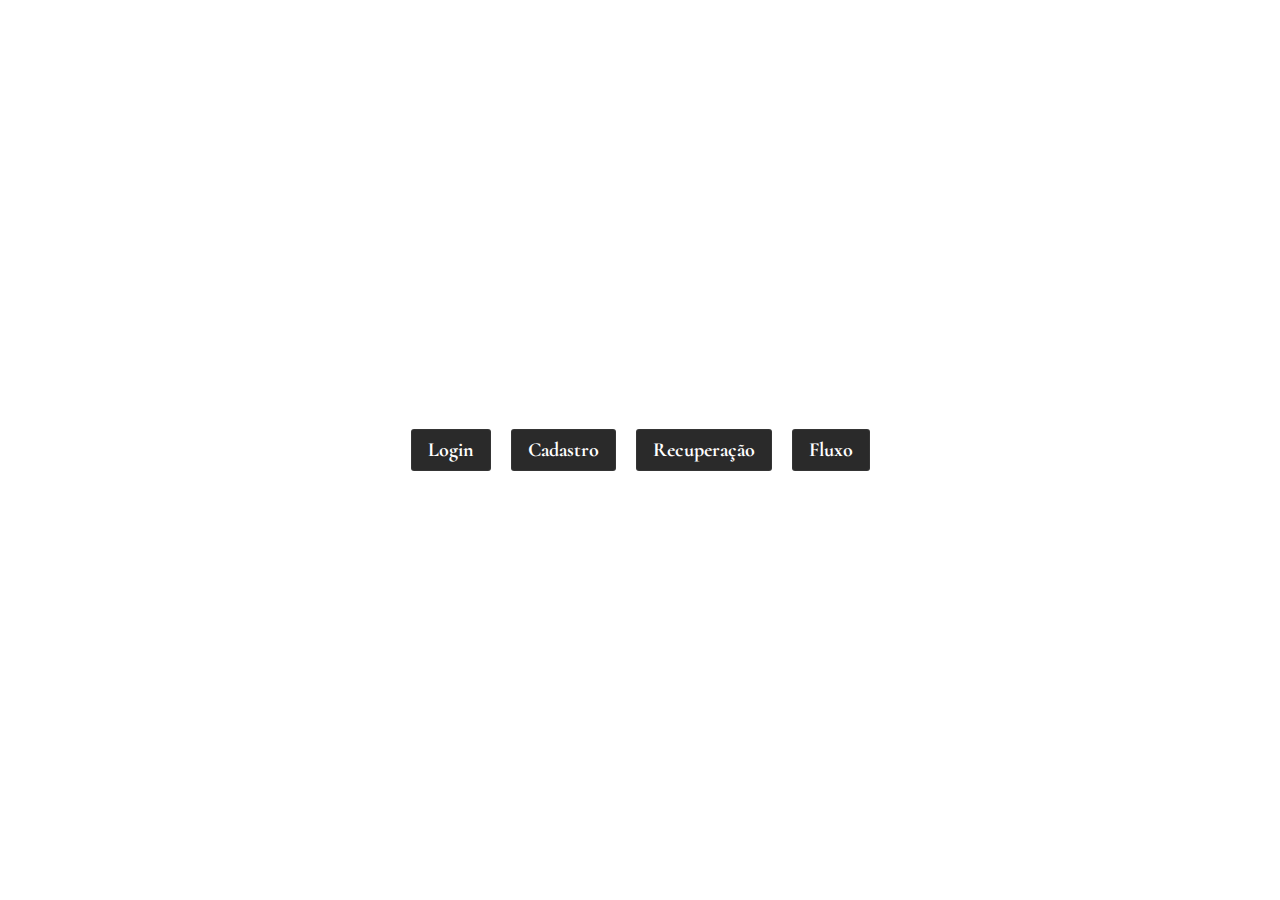
<file: index.html>
<!DOCTYPE html>
<html lang="en">
<head>
    <meta charset="UTF-8">
    <meta name="viewport" content="width=device-width, initial-scale=1.0">
    <title>Landing Page</title>
    <link rel="stylesheet" href="style.css">
</head>
<body>
    <section>
        <a href="login.html" class="button">Login</a>
        <a href="cadastro.html" class="button">Cadastro</a>
        <a href="rec-usuario.html" class="button">Recuperação</a>
        <a href="auth.pdf" class="button">Fluxo</a>
    </section>
</body>
</html>
</file>
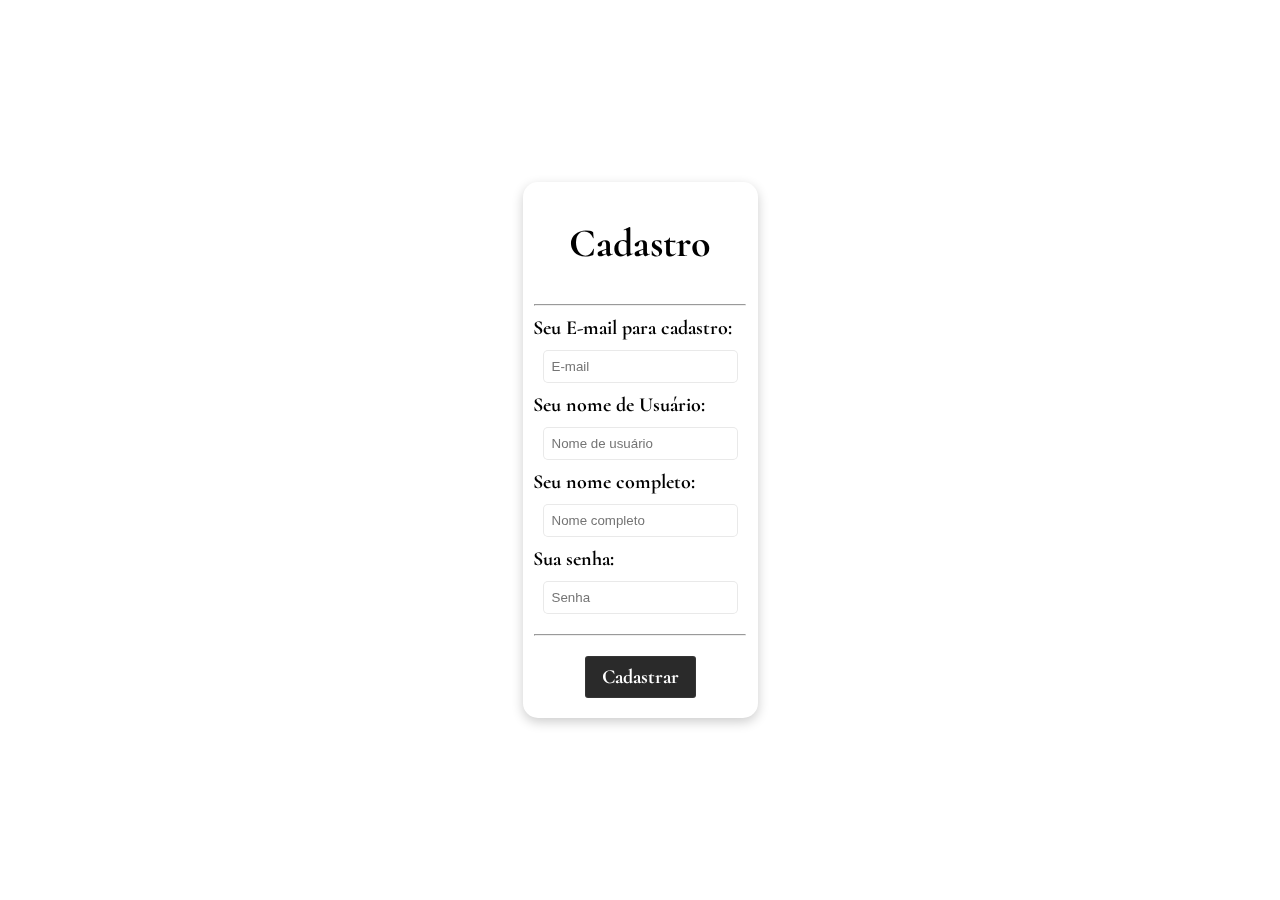
<file: cadastro.html>
<!DOCTYPE html>
<html lang="en">
<head>
    <meta name="Author" content="Ricardo Henrique Vieira Tomba">
    <meta charset="UTF-8">
    <meta name="viewport" content="width=device-width, initial-scale=1.0">
    <title>Cadastro</title>
    <link rel="stylesheet" href="style.css">
</head>
<body>
    <section class="env">
        <form action="indefinido">
            <div class="text">
                <h1>Cadastro</h1>
            </div>
            <hr>
            <label for="email">
                <p>Seu E-mail para cadastro:</p>
                <input required type="email" name="email" id="input-email" class="input-email" placeholder="E-mail"><br>
            </label>
            <label for="usuario">
                <p>Seu nome de Usuário:</p>
                <input required type="text" name="" id="input-user" placeholder="Nome de usuário"><br>
            </label>
            <label for="nome">
                <p>Seu nome completo:</p>
                <input required type="text" name="" id="input-name" placeholder="Nome completo"><br>
            </label>
            <label for="password">
                <p>Sua senha:</p>
                <input required type="password" name="password" id="input-password" class="input-password" placeholder="Senha"><br>
            </label>
            <hr>
            <!-- <input type="button" value="Cadastrar" placeholder="Cadastrar" onclick="redirect()"> -->
            <a href="login.html" class="button">Cadastrar</a>
        </form>
    </section>
</body>
</html>
</file>
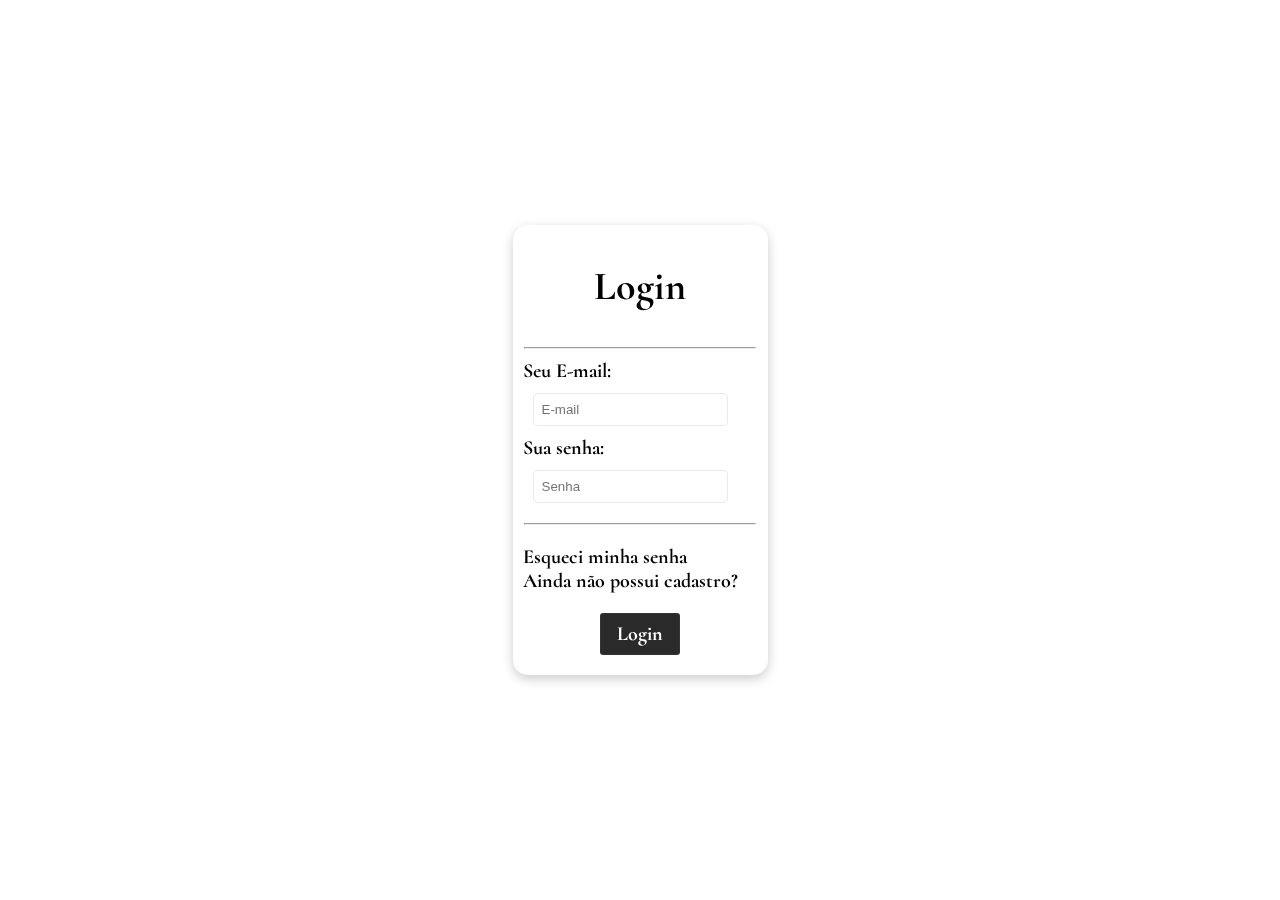
<file: login.html>
<!DOCTYPE html>
<html lang="en">
<head>
    <meta name="Author" content="Ricardo Henrique Vieira Tomba">
    <meta charset="UTF-8">
    <meta name="viewport" content="width=device-width, initial-scale=1.0">
    <title>Login</title>
    <link rel="stylesheet" href="style.css">
    <link rel="preconnect" href="https://fonts.googleapis.com">
    <link rel="preconnect" href="https://fonts.gstatic.com" crossorigin>
    <link href="https://fonts.googleapis.com/css2?family=Bungee+Spice&family=Oxygen&display=swap" rel="stylesheet">
</head>
<body>
    <section class="env">
        <form action="indefinido">
            <div class="text">
                <h1>Login</h1>
            </div>
            <hr>
            <label for="email">
                <p>Seu E-mail:</p>
                <input required type="email" name="email" id="input-email" class="input-email" placeholder="E-mail"><br>
            </label>
            <label for="password">
                <p>Sua senha:</p>
                <input required type="password" name="password" id="input-password" class="input-password" placeholder="Senha"><br>
            </label>
            <hr>
            <div class="links">
                <a href="rec-usuario.html">Esqueci minha senha</a><br>
                <a href="cadastro.html">Ainda não possui cadastro?</a><br>
            </div>
            <!-- <input type="button" value="Login" placeholder="Login" onclick="redirect()"> -->
            <a href="index.html" class="button">Login</a>
        </form>
    </section>
</body>
</html>
</file>
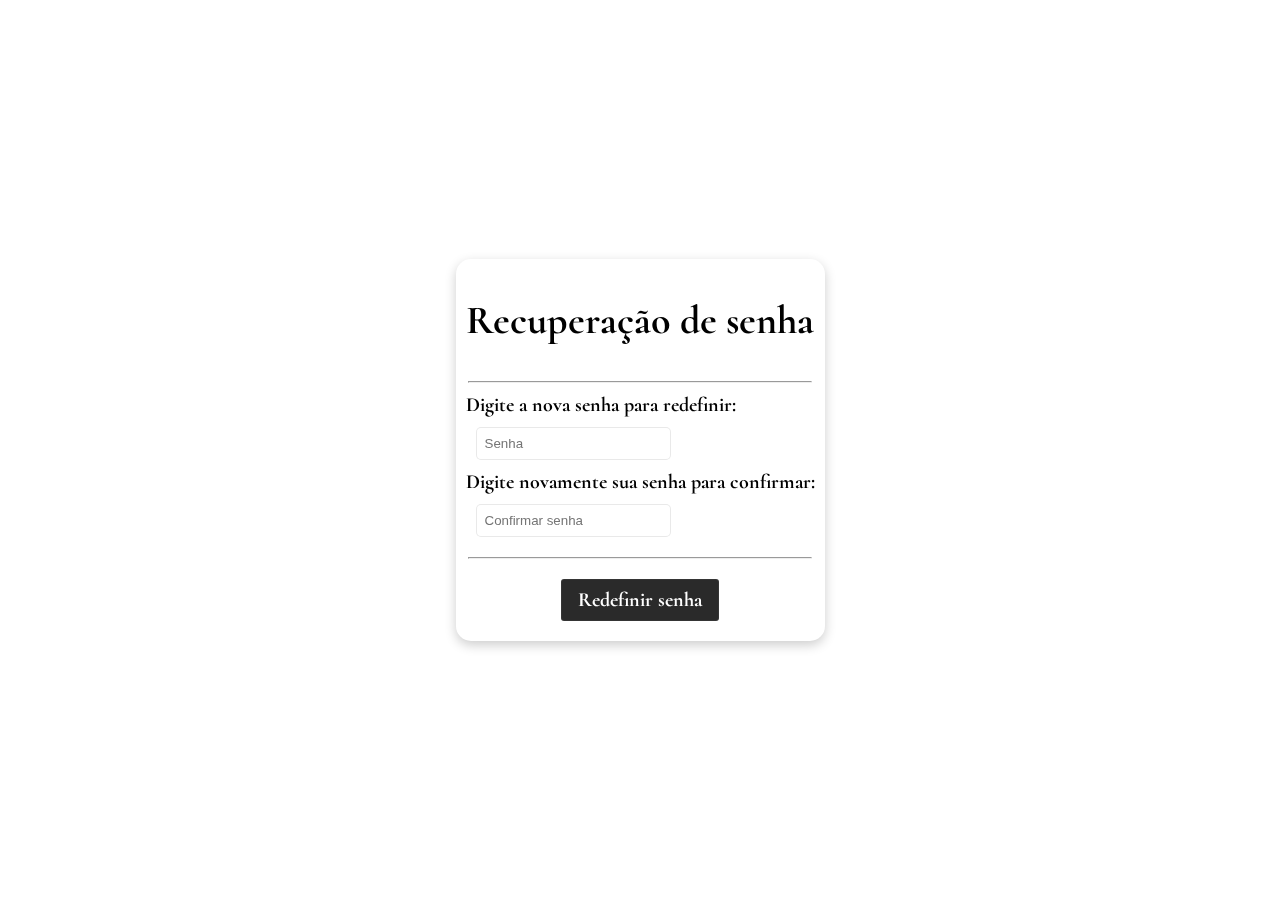
<file: rec.html>
<!DOCTYPE html>
<html lang="en">
<head>
    <meta name="Author" content="Ricardo Henrique Vieira Tomba">
    <meta charset="UTF-8">
    <meta name="viewport" content="width=device-width, initial-scale=1.0">
    <title>Recuperação</title>
    <link rel="stylesheet" href="style.css">
</head>
<body>
    <section class="env">
        <form action="indefinido">
            <div class="text">
                <h1>Recuperação de senha</h1>
            </div>
            <hr>
            <!-- <input type="button" value="Tenho apenas o E-mail" onclick="change()"><br> -->
            <label for="password">
                <p>Digite a nova senha para redefinir:</p>
                <input required type="password" name="password" id="input-password" class="input-password" placeholder="Senha"><br>
            </label>
            <label for="password-confirm">
                <p>Digite novamente sua senha para confirmar:</p>
                <input required type="password" name="password-confirm" id="input-password-confirm" class="input-password-confirm" placeholder="Confirmar senha"><br>
            </label>
            <hr>
            <!-- <input type="button" value="Enviar E-mail de recuperação" placeholder="Cadastrar" onclick="redirect()"> -->
            <a href="login.html" class="button">Redefinir senha</a>
        </form>
    </section>
    <!-- <script>
        let check = true
        function change() {
            let EmailInput = document.getElementById("input-email")
            let UserInput = document.getElementById("input-user")
            if(check === true) {
                UserInput.style.display = "none"
                EmailInput.style.display = "block"
                check = false
            } else {
                UserInput.style.display = "block"
                EmailInput.style.display = "none"
                check = true
            }
        }

        function redirect(){
            window.location.href = "login.html";
        }
    </script> -->
</body>
</html>
</file>
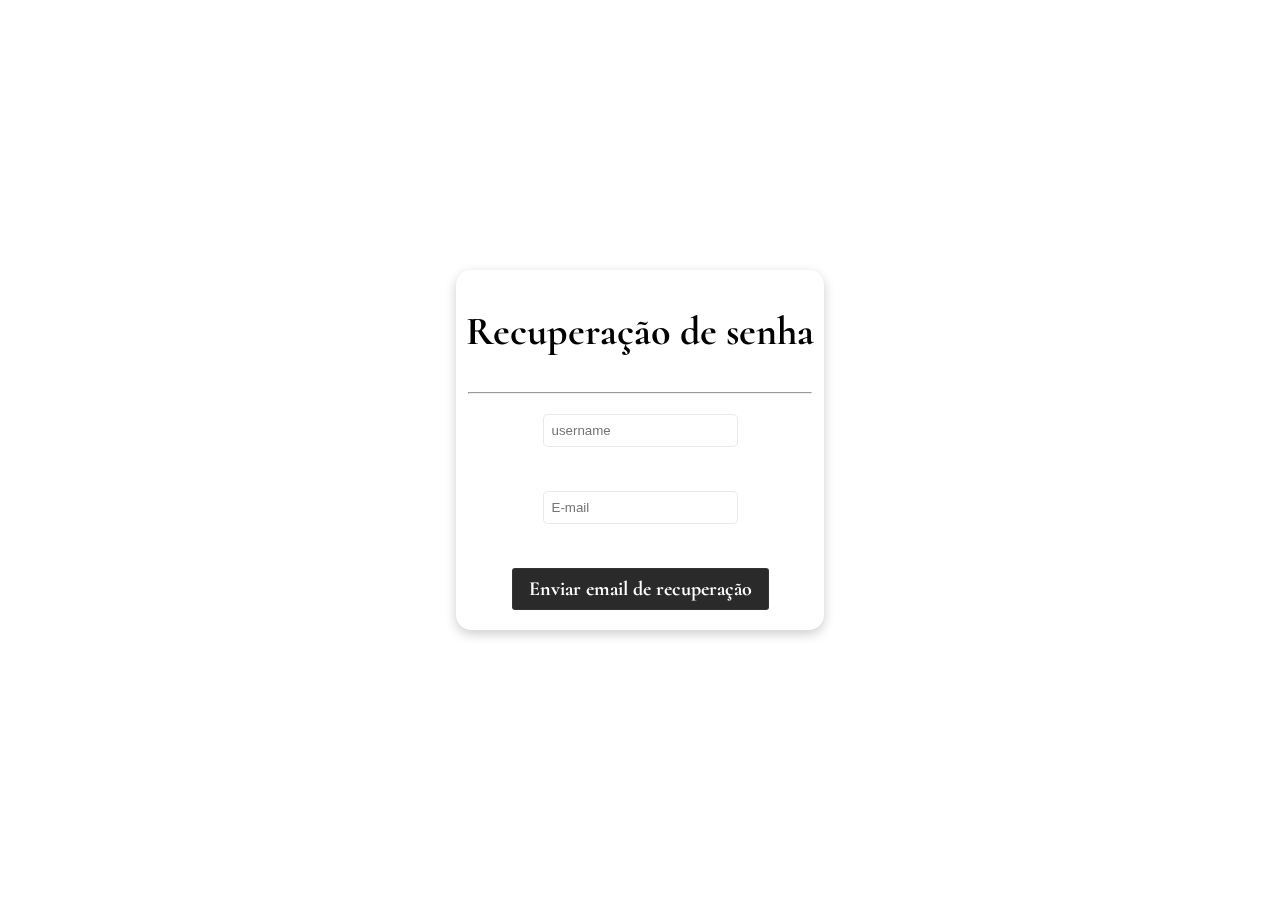
<file: recuperacao.html>
<!DOCTYPE html>
<html lang="en">
<head>
    <meta name="Author" content="Ricardo Henrique Vieira Tomba">
    <meta charset="UTF-8">
    <meta name="viewport" content="width=device-width, initial-scale=1.0">
    <title>Recuperação</title>
    <link rel="stylesheet" href="style.css">
</head>
<body>
    <section class="env">
        <form action="indefinido">
            <div class="text">
                <h1>Recuperação de senha</h1>
            </div>
            <hr>
            <input type="text" name="" id="input-user" placeholder="username"><br>
            <!-- <input type="button" value="Tenho apenas o E-mail" onclick="change()"><br> -->
            <input type="email" name="email" id="input-email" class="input-email" placeholder="E-mail"><br>
            <!-- <input type="button" value="Enviar E-mail de recuperação" placeholder="Cadastrar" onclick="redirect()"> -->
            <a href="login.html" class="button">Enviar email de recuperação</a>
        </form>
    </section>
    <!-- <script>
        let check = true
        function change() {
            let EmailInput = document.getElementById("input-email")
            let UserInput = document.getElementById("input-user")
            if(check === true) {
                UserInput.style.display = "none"
                EmailInput.style.display = "block"
                check = false
            } else {
                UserInput.style.display = "block"
                EmailInput.style.display = "none"
                check = true
            }
        }

        function redirect(){
            window.location.href = "login.html";
        }
        console.log("Feito por: Ricardo Henrique Vieira Tomba")
    </script> -->
</body>
</html>
</file>
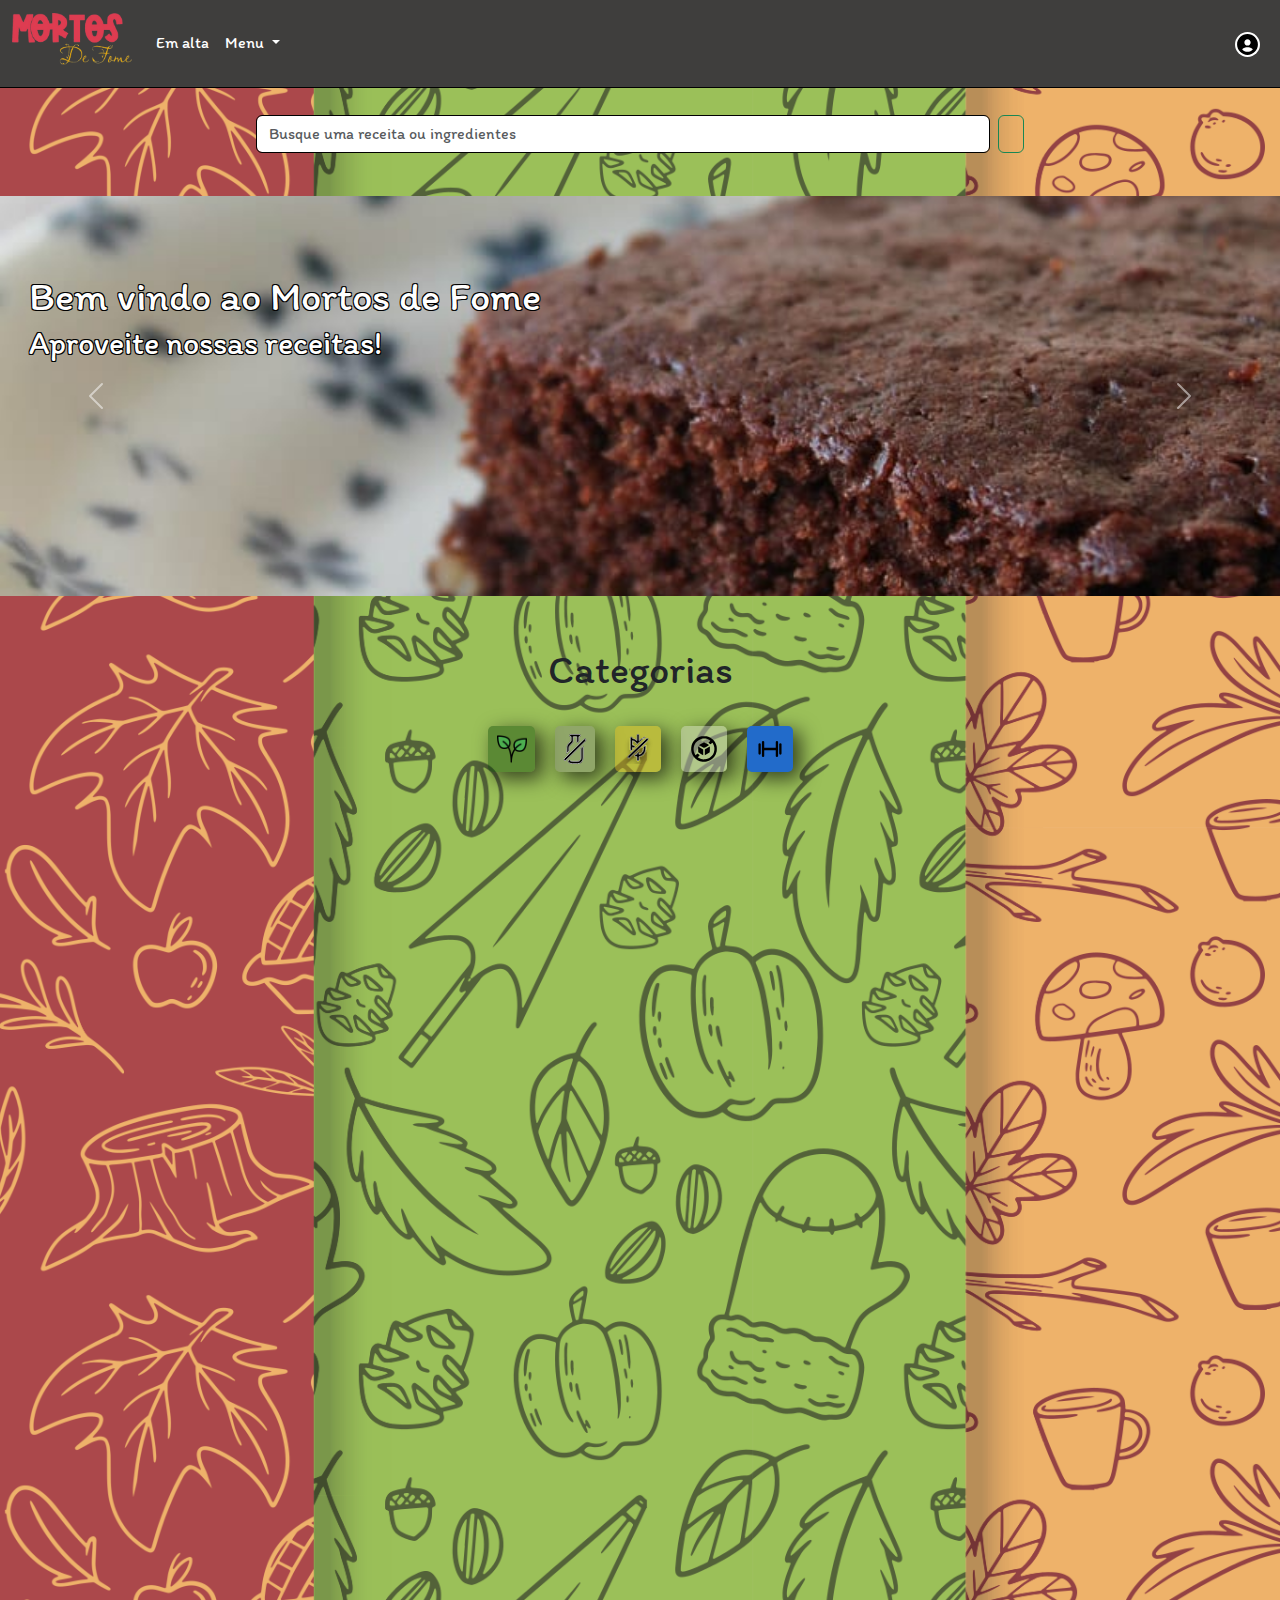
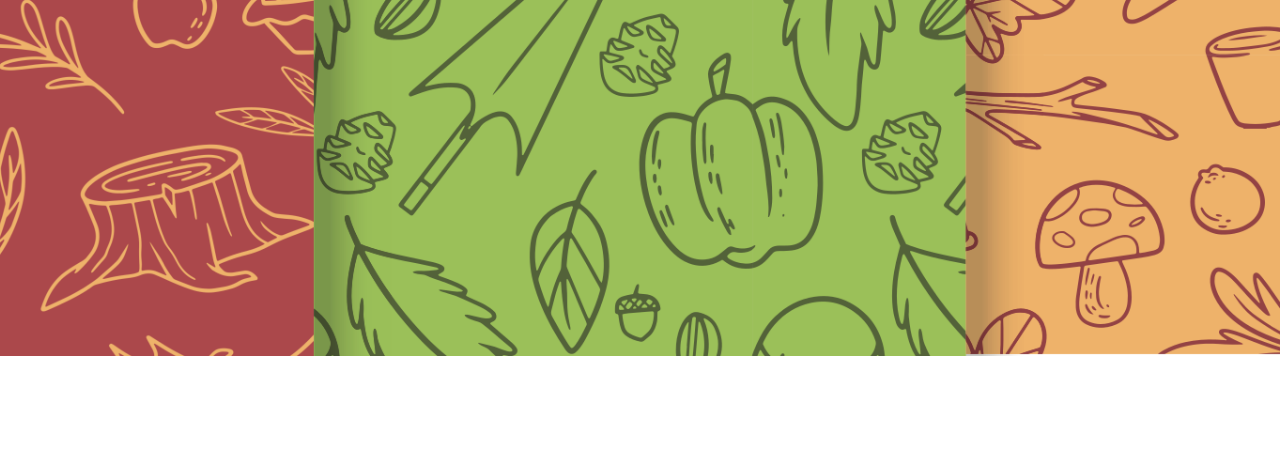
<file: view/aaaaaaaaaaa.html>
<!DOCTYPE html>
<html lang="en">

<head>
  <meta charset="UTF-8">
  <meta name="viewport" content="width=device-width, initial-scale=1.0">
  <title>Mortos de Fome</title>
  <link rel="stylesheet" href="style/index-style.css">
  <link rel="stylesheet" href="https://cdnjs.cloudflare.com/ajax/libs/font-awesome/6.6.0/css/all.min.css"
    integrity="sha512-Kc323vGBEqzTmouAECnVceyQqyqdsSiqLQISBL29aUW4U/M7pSPA/gEUZQqv1cwx4OnYxTxve5UMg5GT6L4JJg=="
    crossorigin="anonymous" referrerpolicy="no-referrer" />
  <link href="https://cdn.jsdelivr.net/npm/bootstrap@5.3.3/dist/css/bootstrap.min.css" rel="stylesheet"
    integrity="sha384-QWTKZyjpPEjISv5WaRU9OFeRpok6YctnYmDr5pNlyT2bRjXh0JMhjY6hW+ALEwIH" crossorigin="anonymous">
  <script src="https://cdn.jsdelivr.net/npm/bootstrap@5.3.3/dist/js/bootstrap.bundle.min.js"
    integrity="sha384-YvpcrYf0tY3lHB60NNkmXc5s9fDVZLESaAA55NDzOxhy9GkcIdslK1eN7N6jIeHz"
    crossorigin="anonymous"></script>
  <link rel="preconnect" href="https://fonts.googleapis.com">
  <link rel="preconnect" href="https://fonts.gstatic.com" crossorigin>
  <link
    href="https://fonts.googleapis.com/css2?family=Inter:ital,opsz,wght@0,14..32,200;1,14..32,200&family=Itim&family=Lato:ital,wght@0,100;0,300;0,400;0,700;0,900;1,100;1,300;1,400;1,700;1,900&display=swap"
    rel="stylesheet">
  <link rel="preconnect" href="https://fonts.googleapis.com">
  <link rel="preconnect" href="https://fonts.gstatic.com" crossorigin>
  <link
    href="https://fonts.googleapis.com/css2?family=Inter:ital,opsz,wght@0,14..32,200;1,14..32,200&family=Itim&family=Lato:ital,wght@0,100;0,300;0,400;0,700;0,900;1,100;1,300;1,400;1,700;1,900&display=swap"
    rel="stylesheet">
  <link href="https://unpkg.com/aos@2.3.1/dist/aos.css" rel="stylesheet">
  <link rel="icon" href="assets/marsal.png" type="image/png">
</head>

<body>
  <nav class="navbar navbar-expand-lg ">
    <div class="container-fluid">
      <a class="navbar-brand" href="index.html"><img src="assets/logo.png"></a>

      <div class="collapse navbar-collapse" id="navbarSupportedContent">
        <ul class="navbar-nav me-auto mb-2 mb-lg-0">

          <li class="nav-item">
            <a id="navpal" class="nav-link" href="#">Em alta</a>
          </li>
          <li class="nav-item dropdown">
            <a id="navpal" class="nav-link dropdown-toggle" href="#" role="button" data-bs-toggle="dropdown"
              aria-expanded="false">
              Menu
            </a>
            <ul class="dropdown-menu">
              <li><a class="dropdown-item" href="#">Receitas</a></li>
              <li><a class="dropdown-item" href="#"></a></li>
              <li><a class="dropdown-item" onclick="mostrarconversor()">Conversor de medidas</a></li>
              <li>
                <hr class="dropdown-divider">
              </li>
              <li><a class="dropdown-item" href="upload-post-index.html">Postar</a></li>
            </ul>
          </li>
          <li class="nav-item-1">
            <a class="login" onclick="inpLogin()"><img class="usr-img" src="assets/user.svg" alt="Usuário" height="25px"
                width="25px"></a>
          </li>
        </ul>

      </div>
    </div>
  </nav>
  <aside id="conversor">
    <div class="conversor">
      <label for="quantity">Quantidade:</label><br>
      <input type="number" name="quantity" id="quantity" placeholder="Quantidade" class="input"><br>

      <label for="unit_from">De:</label>
      <select name="unit_from" id="unit_from" class="input">
        <!-- Unidades de Peso -->
        <option value="g">Gramas (g)</option>
        <option value="kg">Quilogramas (kg)</option>
        <option value="lb">Libras (lb)</option>
        <option value="oz">Onças (oz)</option>
        <!-- Unidades de Volume -->
        <option value="ml">Mililitros (ml)</option>
        <option value="l">Litros (l)</option>
        <option value="colher_de_cha">Colheres de chá (colher_de_cha)</option>
        <option value="colher_de_sopa">Colheres de sopa (colher_de_sopa)</option>
        <option value="xicara">Xícaras (xicara)</option>
      </select><br>
      <label for="unit_to">Para:</label>
      <select name="unit_to" id="unit_to" class="input">
        <!-- Unidades de Peso -->
        <option value="g">Gramas (g)</option>
        <option value="kg">Quilogramas (kg)</option>
        <option value="lb">Libras (lb)</option>
        <option value="oz">Onças (oz)</option>
        <!-- Unidades de Volume -->
        <option value="ml">Mililitros (ml)</option>
        <option value="l">Litros (l)</option>
        <option value="colher_de_cha">Colheres de chá (colher_de_cha)</option>
        <option value="colher_de_sopa">Colheres de sopa (colher_de_sopa)</option>
        <option value="xicara">Xícaras (xicara)</option>
      </select>

      <button onclick="convertUnits()" class="btn-1">Converter</button>
      <button onclick="fecharconversor()" class="btn-1">Fechar</button>
      <div id="result"></div>
    </div>
  </aside>
  <div class="search">
    <form class="d-flex" role="search">
      <input class="form-control me-2" type="search" placeholder="Busque uma receita ou ingredientes"
        aria-label="Search">
      <button class="btn btn-outline-success decosearch" type="submit" id="input-search"><i
          class="fa-solid fa-magnifying-glass"></i></button>
    </form>
  </div>
  <div><!--carrossel-->
    <div id="carouselExampleFade" class="carousel slide carousel-fade">
      <div class="carousel-inner">
        <div class="carousel-item active caro1">
          <img src="assets/brownie.jpg" class="d-block w-100">
          <h1 class="abertura">Bem vindo ao Mortos de Fome</h1>
          <h2 class="abertura-2">
            Aproveite nossas receitas!
          </h2>
        </div>
        <div class="carousel-item caro1">
          <img src="assets/cheesecake.jpg" class="d-block w-100">
          <h1 class="abertura">Cheesecake com frutas!</h1>
        </div>
        <div class="carousel-item caro1">
          <img src="assets/sorvete.jpg" class="d-block w-100">
          <h1 class="abertura">Sorvete com calda e morangos caseiro</h1>
        </div>
      </div>
      <button class="carousel-control-prev" type="button" data-bs-target="#carouselExampleFade" data-bs-slide="prev">
        <span class="carousel-control-prev-icon" aria-hidden="true"></span>
        <span class="visually-hidden">Anterior</span>
      </button>
      <button class="carousel-control-next" type="button" data-bs-target="#carouselExampleFade" data-bs-slide="next">
        <span class="carousel-control-next-icon" aria-hidden="true"></span>
        <span class="visually-hidden">Próximo</span>
      </button>
    </div>
  </div><!--carrossel-end-->
  <hr>
  <h1 class="categorias-main">Categorias</h1>
  <hr>
  <div class="icons-main">
    <div class="plant-container">
      <a href="vegetariano-index.html"><img src="assets/image 3.png" alt="Vegetariano" class="plant" height="30px"></a>
    </div>
    <div class="zero-lactose-container">
      <a href=""><img src="assets/zero-lactose.svg" alt="Zero lactose" class="zero-lactose-img" height="30px"></a>
    </div>
    <div class="zero-gluten-container">
      <a href=""><img src="assets/zero-gluten.svg" alt="Zero gluten" class="zero-gluten-img" height="30px"
          width="30px"></a>
    </div>
    <div class="zero-sugar-container">
      <a href=""><img src="assets/zero-sugar.svg" alt="Zero açucar" class="zero-sugar-img" height="30px"
          width="30px"></a>
    </div>
    <div class="fit-container">
      <a href="fitness-index.html"><img src="assets/fit.svg" alt="Fit" class="Fit-img" height="30px" width="30px"></a>
    </div>
  </div>
  <section>
    <hr>
    <div class="cards-main">
      <h1 class="rec-title" data-aos="fade-up">Receitas</h1>
      <div class="cards">
        <div class="cartao" data-aos="fade-up">
          <a href="post-bowl-index.html">
            <img src="assets/bowl.jpg" alt="Receita Vegana" class="cartao-img">
            <div class="cartao-content">
              <h3 class="cartao-title">Bowl Vegano Nutritivo</h3>
              <p class="cartao-text">Um delicioso bowl repleto de vegetais frescos.</p>
              <div class="cartao-footer">
                <span><i class="fa-regular fa-clock"></i> 25 min</span>
                <span><i class="fa-regular fa-heart"></i> 234</span>
              </div>
            </div>
          </a>
        </div>

        <div class="cartao" data-aos="fade-up">
          <a href="">
            <img src="assets/alpomodoro.jpg" alt="Massa Italiana" class="cartao-img">
            <div class="cartao-content">
              <h3 class="cartao-title">Pasta al Pomodoro</h3>
              <p class="cartao-text">Massa italiana autêntica com molho de tomate caseiro e manjericão fresco.</p>
              <div class="cartao-footer">
                <span><i class="fa-regular fa-clock"></i> 30 min</span>
                <span><i class="fa-regular fa-heart"></i> 189</span>
              </div>
            </div>
          </a>
        </div>

        <div class="cartao" data-aos="fade-up">
          <a href="">
            <img src="assets/cheesecake.jpg" alt="Sobremesa" class="cartao-img">
            <div class="cartao-content">
              <h3 class="cartao-title">Cheesecake de Frutas</h3>
              <p class="cartao-text">Cheesecake cremoso com cobertura de frutas vermelhas frescas.</p>
              <div class="cartao-footer">
                <span><i class="fa-regular fa-clock"></i> 45 min</span>
                <span><i class="fa-regular fa-heart"></i> 312</span>
              </div>
            </div>
          </a>
        </div>

        <div class="cartao" data-aos="fade-up">
          <a href="">
            <img src="assets/salmao.png" alt="Prato Saudável" class="cartao-img">
            <div class="cartao-content">
              <h3 class="cartao-title">Salmão Grelhado</h3>
              <p class="cartao-text">Salmão grelhado com legumes assados e molho de ervas.</p>
              <div class="cartao-footer">
                <span><i class="fa-regular fa-clock"></i> 35 min</span>
                <span><i class="fa-regular fa-heart"></i> 276</span>
              </div>
            </div>
          </a>
        </div>

        <div class="cartao" data-aos="fade-up">
          <a href="">
            <img src="assets/panqueca.png" alt="Café da Manhã" class="cartao-img">
            <div class="cartao-content">
              <h3 class="cartao-title">Café da Manhã Fit</h3>
              <p class="cartao-text">Panquecas de aveia com frutas frescas e mel orgânico.</p>
              <div class="cartao-footer">
                <span><i class="fa-regular fa-clock"></i> 20 min</span>
                <span><i class="fa-regular fa-heart"></i> 198</span>
              </div>
            </div>
          </a>
        </div>

        <div class="cartao" data-aos="fade-up">
          <a href="">
            <img src="assets/brownie.jpg" alt="Sobremesa Especial" class="cartao-img">
            <div class="cartao-content">
              <h3 class="cartao-title">Brownie Vegano</h3>
              <p class="cartao-text">Brownie vegano gostoso</p>
              <div class="cartao-footer">
                <span><i class="fa-regular fa-clock"></i> 40 min</span>
                <span><i class="fa-regular fa-heart"></i> 245</span>
              </div>
            </div>
          </a>
        </div>
      </div>
    </div>
  </section>
  <footer class="footer" data-aos="fade-up">
    <div class="footer-container">
      <div class="footer-top">
        <div>
          <img src="assets/logo.png" alt="Mortos de fome" class="footer-title" height="100px">
          <ul class="footer-list">
            <li class="footer-list-item">
              <a href="#" class="footer-list-link">Sobre</a>
            </li>
            <li class="footer-list-item">
              <a href="#" class="footer-list-link">Receitas</a>
            </li>
            <li class="footer-list-item">
              <a href="#" class="footer-list-link">Afiliados</a>
            </li>
            <li>
              <a href=""><span class="copyright">2024 Mortos de fome. Todos os direitos reservados.</span></a>
            </li>
          </ul>
        </div>
        <div>
          <hr class="footer-divider">
        </div>
  </footer>
  <script src="javascript/script.js"></script>
  <script src="https://unpkg.com/aos@2.3.1/dist/aos.js"></script>
  <script>
    AOS.init();
  </script>
</body>

</html>
</file>
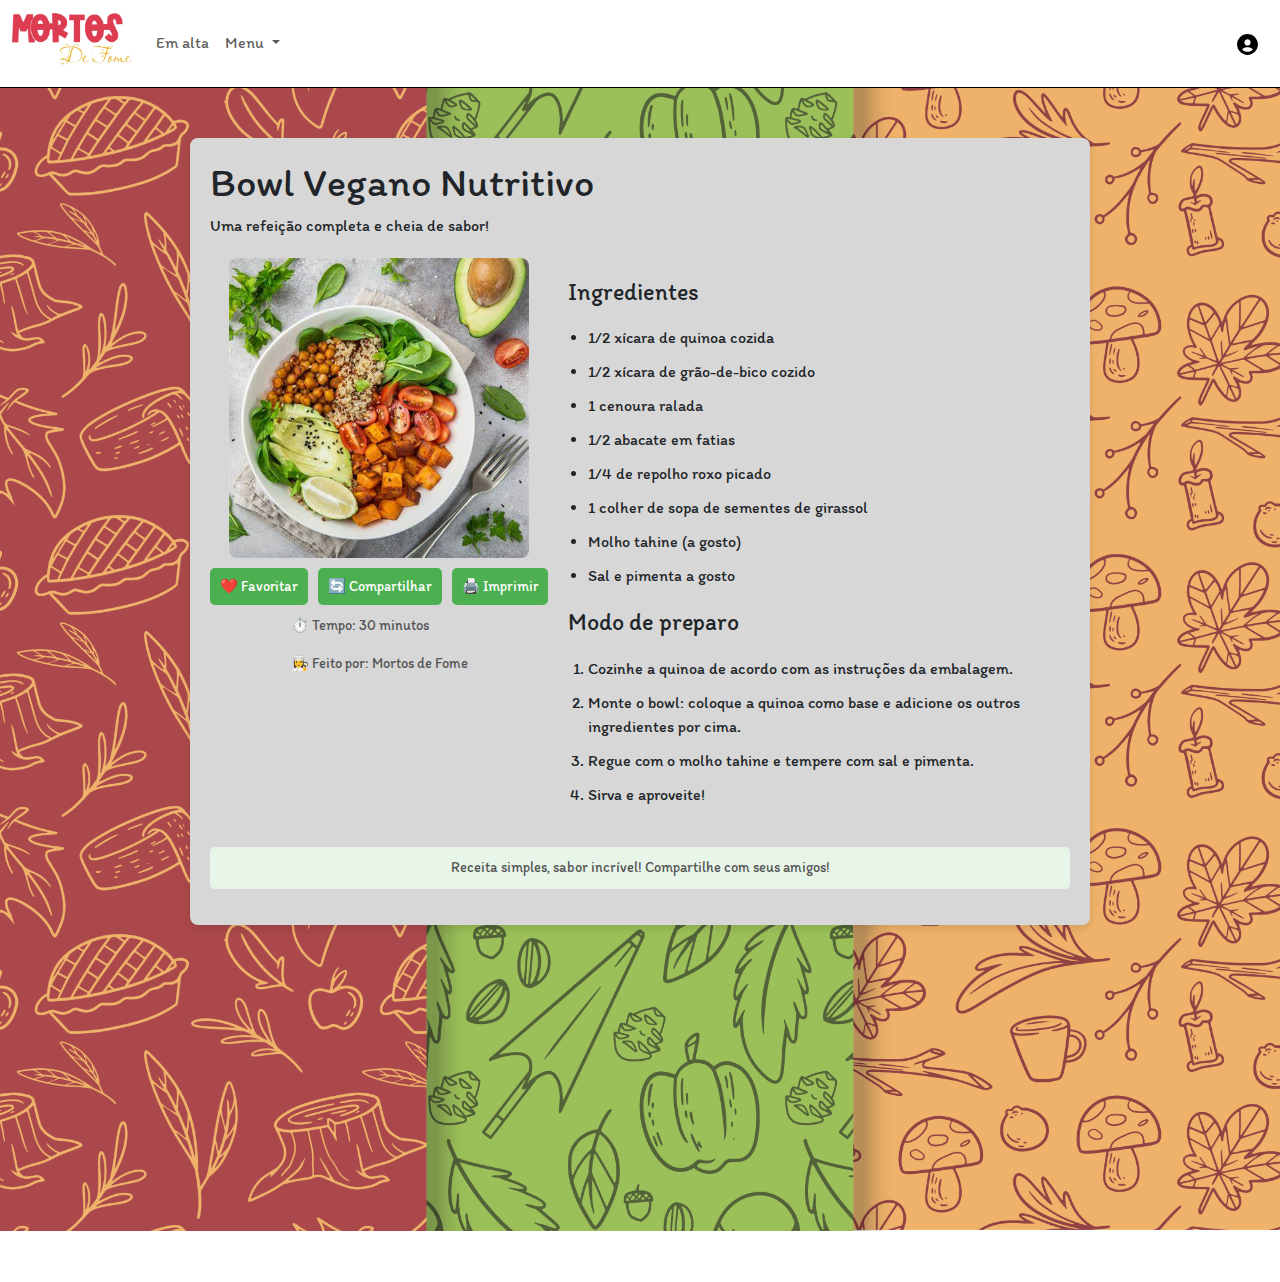
<file: view/post-bowl-index.html>
<!DOCTYPE html>
<html lang="en">

<head>
  <meta charset="UTF-8">
  <meta name="viewport" content="width=device-width, initial-scale=1.0">
  <title>Mortos de Fome - Receita</title>
  <link rel="stylesheet" href="style/post-main.css">
  <link rel="stylesheet" href="https://cdnjs.cloudflare.com/ajax/libs/font-awesome/6.6.0/css/all.min.css"
    integrity="sha512-Kc323vGBEqzTmouAECnVceyQqyqdsSiqLQISBL29aUW4U/M7pSPA/gEUZQqv1cwx4OnYxTxve5UMg5GT6L4JJg=="
    crossorigin="anonymous" referrerpolicy="no-referrer" />
  <link href="https://cdn.jsdelivr.net/npm/bootstrap@5.3.3/dist/css/bootstrap.min.css" rel="stylesheet"
    integrity="sha384-QWTKZyjpPEjISv5WaRU9OFeRpok6YctnYmDr5pNlyT2bRjXh0JMhjY6hW+ALEwIH" crossorigin="anonymous">
  <script src="https://cdn.jsdelivr.net/npm/bootstrap@5.3.3/dist/js/bootstrap.bundle.min.js"
    integrity="sha384-YvpcrYf0tY3lHB60NNkmXc5s9fDVZLESaAA55NDzOxhy9GkcIdslK1eN7N6jIeHz"
    crossorigin="anonymous"></script>
  <link rel="preconnect" href="https://fonts.googleapis.com">
  <link rel="preconnect" href="https://fonts.gstatic.com" crossorigin>
  <link
    href="https://fonts.googleapis.com/css2?family=Inter:ital,opsz,wght@0,14..32,200;1,14..32,200&family=Itim&family=Lato:ital,wght@0,100;0,300;0,400;0,700;0,900;1,100;1,300;1,400;1,700;1,900&display=swap"
    rel="stylesheet">
  <link rel="preconnect" href="https://fonts.googleapis.com">
  <link rel="preconnect" href="https://fonts.gstatic.com" crossorigin>
  <link
    href="https://fonts.googleapis.com/css2?family=Inter:ital,opsz,wght@0,14..32,200;1,14..32,200&family=Itim&family=Lato:ital,wght@0,100;0,300;0,400;0,700;0,900;1,100;1,300;1,400;1,700;1,900&display=swap"
    rel="stylesheet">
  <link href="https://unpkg.com/aos@2.3.1/dist/aos.css" rel="stylesheet">
  <link rel="icon" href="assets/marsal.png" type="image/png">
</head>

<body>
  <nav class="navbar navbar-expand-lg ">
    <div class="container-fluid">
      <a class="navbar-brand" href="index.html"><img src="assets/logo.png"></a>

      <div class="collapse navbar-collapse" id="navbarSupportedContent">
        <ul class="navbar-nav me-auto mb-2 mb-lg-0">

          <li class="nav-item">
            <a class="nav-link" href="#">Em alta</a>
          </li>
          <li class="nav-item dropdown">
            <a class="nav-link dropdown-toggle" href="#" role="button" data-bs-toggle="dropdown" aria-expanded="false">
              Menu
            </a>
            <ul class="dropdown-menu">
              <li><a class="dropdown-item" href="#">Receitas</a></li>
              <li><a class="dropdown-item" href="#"></a></li>
              <li><a class="dropdown-item" onclick="mostrarconversor()">Conversor de medidas</a></li>
              <li>
                <hr class="dropdown-divider">
              </li>
              <li><a class="dropdown-item" href="upload-post-index.html">Postar</a></li>
            </ul>
          </li>
          <li class="nav-item-1">
            <a class="login" onclick="inpLogin()"><img class="usr-img" src="assets/user.svg" alt="Usuário" height="25px"
                width="25px"></a>
          </li>
        </ul>

      </div>
    </div>
  </nav>
  <aside id="conversor">
    <div class="conversor">
      <label for="quantity">Quantidade:</label><br>
      <input type="number" name="quantity" id="quantity" placeholder="Quantidade" class="input"><br>

      <label for="unit_from">De:</label>
      <select name="unit_from" id="unit_from" class="input">
        <!-- Unidades de Peso -->
        <option value="g">Gramas (g)</option>
        <option value="kg">Quilogramas (kg)</option>
        <option value="lb">Libras (lb)</option>
        <option value="oz">Onças (oz)</option>
        <!-- Unidades de Volume -->
        <option value="ml">Mililitros (ml)</option>
        <option value="l">Litros (l)</option>
        <option value="colher_de_cha">Colheres de chá (colher_de_cha)</option>
        <option value="colher_de_sopa">Colheres de sopa (colher_de_sopa)</option>
        <option value="xicara">Xícaras (xicara)</option>
      </select><br>
      <label for="unit_to">Para:</label>
      <select name="unit_to" id="unit_to" class="input">
        <!-- Unidades de Peso -->
        <option value="g">Gramas (g)</option>
        <option value="kg">Quilogramas (kg)</option>
        <option value="lb">Libras (lb)</option>
        <option value="oz">Onças (oz)</option>
        <!-- Unidades de Volume -->
        <option value="ml">Mililitros (ml)</option>
        <option value="l">Litros (l)</option>
        <option value="colher_de_cha">Colheres de chá (colher_de_cha)</option>
        <option value="colher_de_sopa">Colheres de sopa (colher_de_sopa)</option>
        <option value="xicara">Xícaras (xicara)</option>
      </select>

      <button onclick="convertUnits()" class="btn-1">Converter</button>
      <button onclick="fecharconversor()" class="btn-1">Fechar</button>
      <div id="result"></div>
    </div>
  </aside>
  <div class="post-main">
    <div class="content">
      <h1>Bowl Vegano Nutritivo</h1>
      <p>Uma refeição completa e cheia de sabor!</p>
      <div class="recipe-content">
        <section class="recipe-image">
          <img src="assets/bowl.jpg" alt="Bowl vegano nutritivo com ingredientes coloridos" />
          <div class="recipe-meta">
            <button class="btn-action">❤️ Favoritar</button>
            <button class="btn-action">🔄 Compartilhar</button>
            <button class="btn-action">🖨️ Imprimir</button>
          </div>
          <div class="recipe-info">
            <p>⏱️ Tempo: 30 minutos</p>
            <p>👩‍🍳 Feito por: Mortos de Fome</p>
          </div>
        </section>
        <section class="recipe-details">
          <h2>Ingredientes</h2>
          <ul>
            <li>1/2 xícara de quinoa cozida</li>
            <li>1/2 xícara de grão-de-bico cozido</li>
            <li>1 cenoura ralada</li>
            <li>1/2 abacate em fatias</li>
            <li>1/4 de repolho roxo picado</li>
            <li>1 colher de sopa de sementes de girassol</li>
            <li>Molho tahine (a gosto)</li>
            <li>Sal e pimenta a gosto</li>
          </ul>
          <h2>Modo de preparo</h2>
          <ol>
            <li>Cozinhe a quinoa de acordo com as instruções da embalagem.</li>
            <li>Monte o bowl: coloque a quinoa como base e adicione os outros ingredientes por cima.</li>
            <li>Regue com o molho tahine e tempere com sal e pimenta.</li>
            <li>Sirva e aproveite!</li>
          </ol>
        </section>
      </div>
      <footer class="recipe-footer">
        <p>Receita simples, sabor incrível! Compartilhe com seus amigos!</p>
      </footer>
    </div>
  </div>

  <footer class="footer" data-aos="fade-up">
    <div class="footer-container">
      <div class="footer-top">
        <div>
          <img src="assets/logo.png" alt="Mortos de fome" class="footer-title" height="100px">
          <ul class="footer-list">
            <li class="footer-list-item">
              <a href="#" class="footer-list-link">Sobre</a>
            </li>
            <li class="footer-list-item">
              <a href="#" class="footer-list-link">Receitas</a>
            </li>
            <li class="footer-list-item">
              <a href="#" class="footer-list-link">Afiliados</a>
            </li>
            <li>
              <a href=""><span class="copyright">2024 Mortos de fome. Todos os direitos reservados.</span></a>
            </li>
          </ul>
        </div>
        <div>
          <hr class="footer-divider">
        </div>
  </footer>
  <script src="javascript/script.js"></script>
  <script src="https://unpkg.com/aos@2.3.1/dist/aos.js"></script>
  <script>
    AOS.init();
  </script>
</body>

</html>
</file>
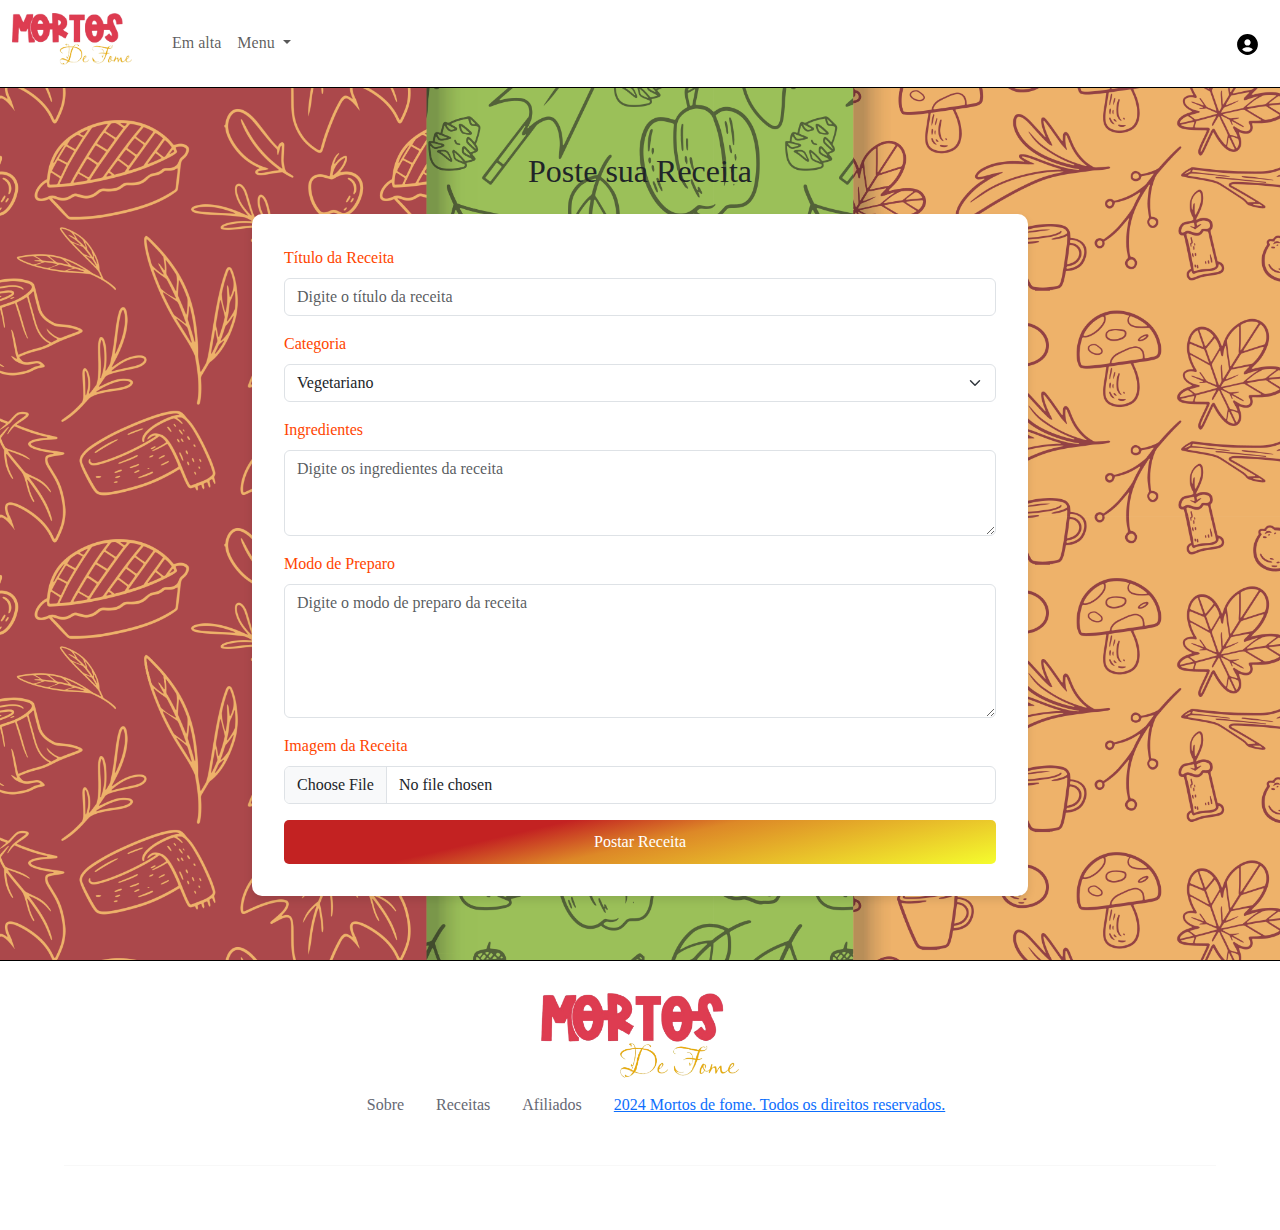
<file: view/upload-post-index.html>
<!DOCTYPE html>
<html lang="en">

<head>
  <meta charset="UTF-8">
  <meta name="viewport" content="width=device-width, initial-scale=1.0">
  <title>Mortos de fome - Postar Receita</title>
  <link rel="stylesheet" href="style/post-style.css">
  <link rel="stylesheet" href="https://cdnjs.cloudflare.com/ajax/libs/font-awesome/6.6.0/css/all.min.css"
    integrity="sha512-Kc323vGBEqzTmouAECnVceyQqyqdsSiqLQISBL29aUW4U/M7pSPA/gEUZQqv1cwx4OnYxTxve5UMg5GT6L4JJg=="
    crossorigin="anonymous" referrerpolicy="no-referrer" />
  <link href="https://cdn.jsdelivr.net/npm/bootstrap@5.3.3/dist/css/bootstrap.min.css" rel="stylesheet"
    integrity="sha384-QWTKZyjpPEjISv5WaRU9OFeRpok6YctnYmDr5pNlyT2bRjXh0JMhjY6hW+ALEwIH" crossorigin="anonymous">
  <script src="https://cdn.jsdelivr.net/npm/bootstrap@5.3.3/dist/js/bootstrap.bundle.min.js"
    integrity="sha384-YvpcrYf0tY3lHB60NNkmXc5s9fDVZLESaAA55NDzOxhy9GkcIdslK1eN7N6jIeHz"
    crossorigin="anonymous"></script>
  <link rel="icon" href="assets/marsal.png" type="image/png">
</head>

<body>
  <nav class="navbar navbar-expand-lg">
    <div class="container-fluid">
      <a class="navbar-brand" href="index.html"><img src="assets/logo.png" alt="Logo"> </a>
      <div class="collapse navbar-collapse" id="navbarSupportedContent">
        <ul class="navbar-nav me-auto mb-2 mb-lg-0">
          <li class="nav-item">
            <a class="nav-link active" aria-current="page" href="#"><i class="fa-solid fa-house"></i></a>
          </li>
          <li class="nav-item">
            <a class="nav-link" href="#">Em alta</a>
          </li>
          <li class="nav-item dropdown">
            <a class="nav-link dropdown-toggle" href="#" role="button" data-bs-toggle="dropdown" aria-expanded="false">
              Menu
            </a>
            <ul class="dropdown-menu">
              <li><a class="dropdown-item" href="#">Receitas</a></li>
            </ul>
          </li>
          <li class="nav-item-1">
            <a class="login" onclick="inpLogin()"><img class="usr-img" src="assets/user.svg" alt="Usuário" height="25px"
                width="25px"></a>
          </li>
        </ul>
      </div>
    </div>
  </nav>

  <!-- Formulário para postar receita -->
  <section class="post-recipe">
    <div class="container">
      <h2 class="section-title">Poste sua Receita</h2>
      <form id="recipeForm">
        <div class="mb-3">
          <label for="recipeTitle" class="form-label">
            <span class="title">
              Título da Receita
            </span>
          </label>
          <input type="text" class="form-control" id="recipeTitle" placeholder="Digite o título da receita">
        </div>
        <div class="mb-3">
          <label for="recipeCategory" class="form-label">
            <span class="categoria">
              Categoria
            </span>
          </label>
          <select class="form-select" id="recipeCategory">
            <option value="vegetariano"><span class="sel-vegan">Vegetariano</span></option>
            <option value="vegano">Vegano</option>
            <option value="sem_lactose">Sem Lactose</option>
            <option value="carnivoro">Carnívoro</option>
          </select>
        </div>
        <div class="mb-3">
          <label for="recipeIngredients" class="form-label">
            <span class="ingredientes">
              Ingredientes
            </span>
          </label>
          <textarea class="form-control" id="recipeIngredients" rows="3"
            placeholder="Digite os ingredientes da receita"></textarea>
        </div>
        <div class="mb-3">
          <label for="recipeInstructions" class="form-label">
            <span class="modo">
              Modo de Preparo
            </span>
          </label>
          <textarea class="form-control" id="recipeInstructions" rows="5"
            placeholder="Digite o modo de preparo da receita"></textarea>
        </div>
        <div class="mb-3">
          <label for="recipeImage" class="form-label">
            <span class="rec-img">
              Imagem da Receita
            </span>
          </label>
          <input type="file" class="form-control" id="recipeImage">
        </div>
        <button type="submit" class="btn btn-primary">Postar Receita</button>
      </form>
    </div>
  </section>

  <footer class="footer">
    <div class="footer-container">
      <div class="footer-top">
        <div>
          <img src="assets/logo.png" alt="Mortos de fome" class="footer-title" height="100px">
          <ul class="footer-list">
            <li class="footer-list-item">
              <a href="#" class="footer-list-link">Sobre</a>
            </li>
            <li class="footer-list-item">
              <a href="#" class="footer-list-link">Receitas</a>
            </li>
            <li class="footer-list-item">
              <a href="#" class="footer-list-link">Afiliados</a>
            </li>
            <li>
              <a href=""><span class="copyright">2024 Mortos de fome. Todos os direitos reservados.</span></a>
            </li>
          </ul>
        </div>
      </div>
      <hr class="footer-divider">
      <div class="footer-bottom"></div>
    </div>
  </footer>
  <script src="https://unpkg.com/aos@2.3.1/dist/aos.js"></script>
  <script src="javascript/script.js"></script>
</body>

</html>
</file>
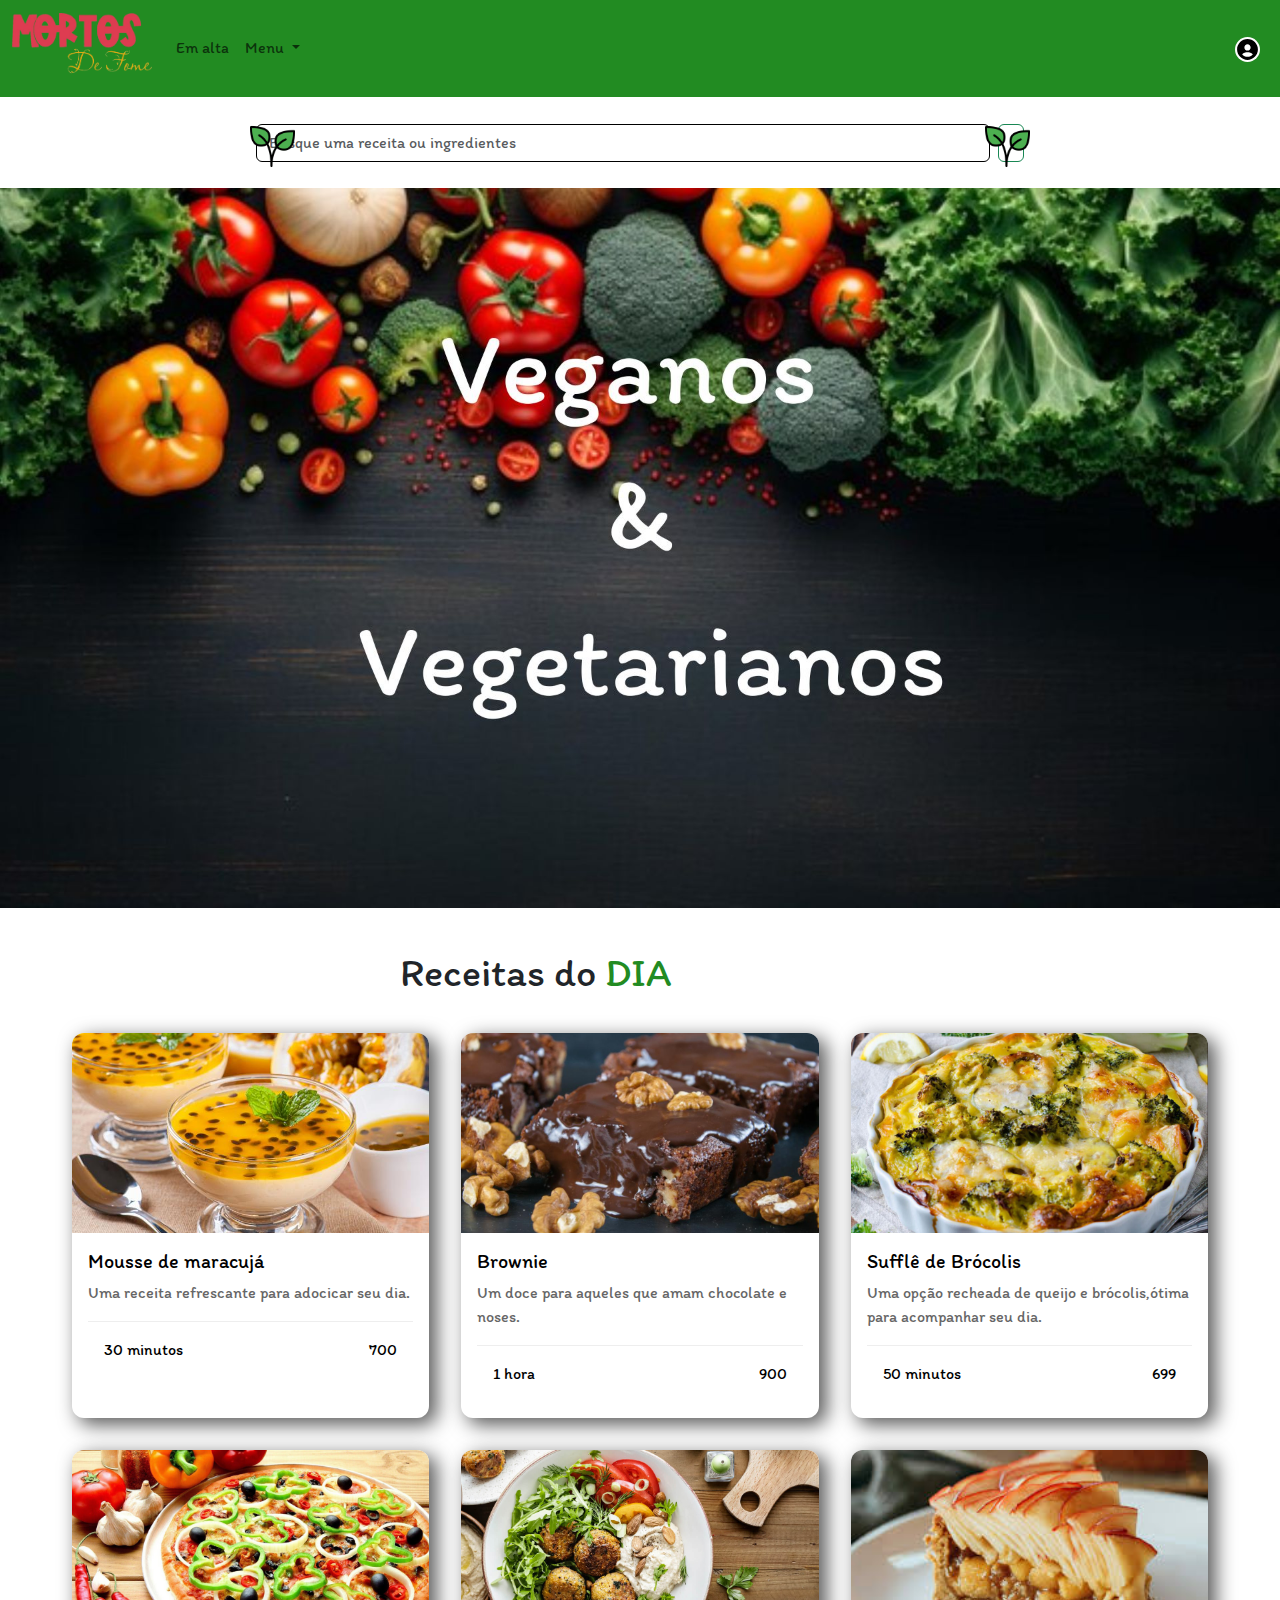
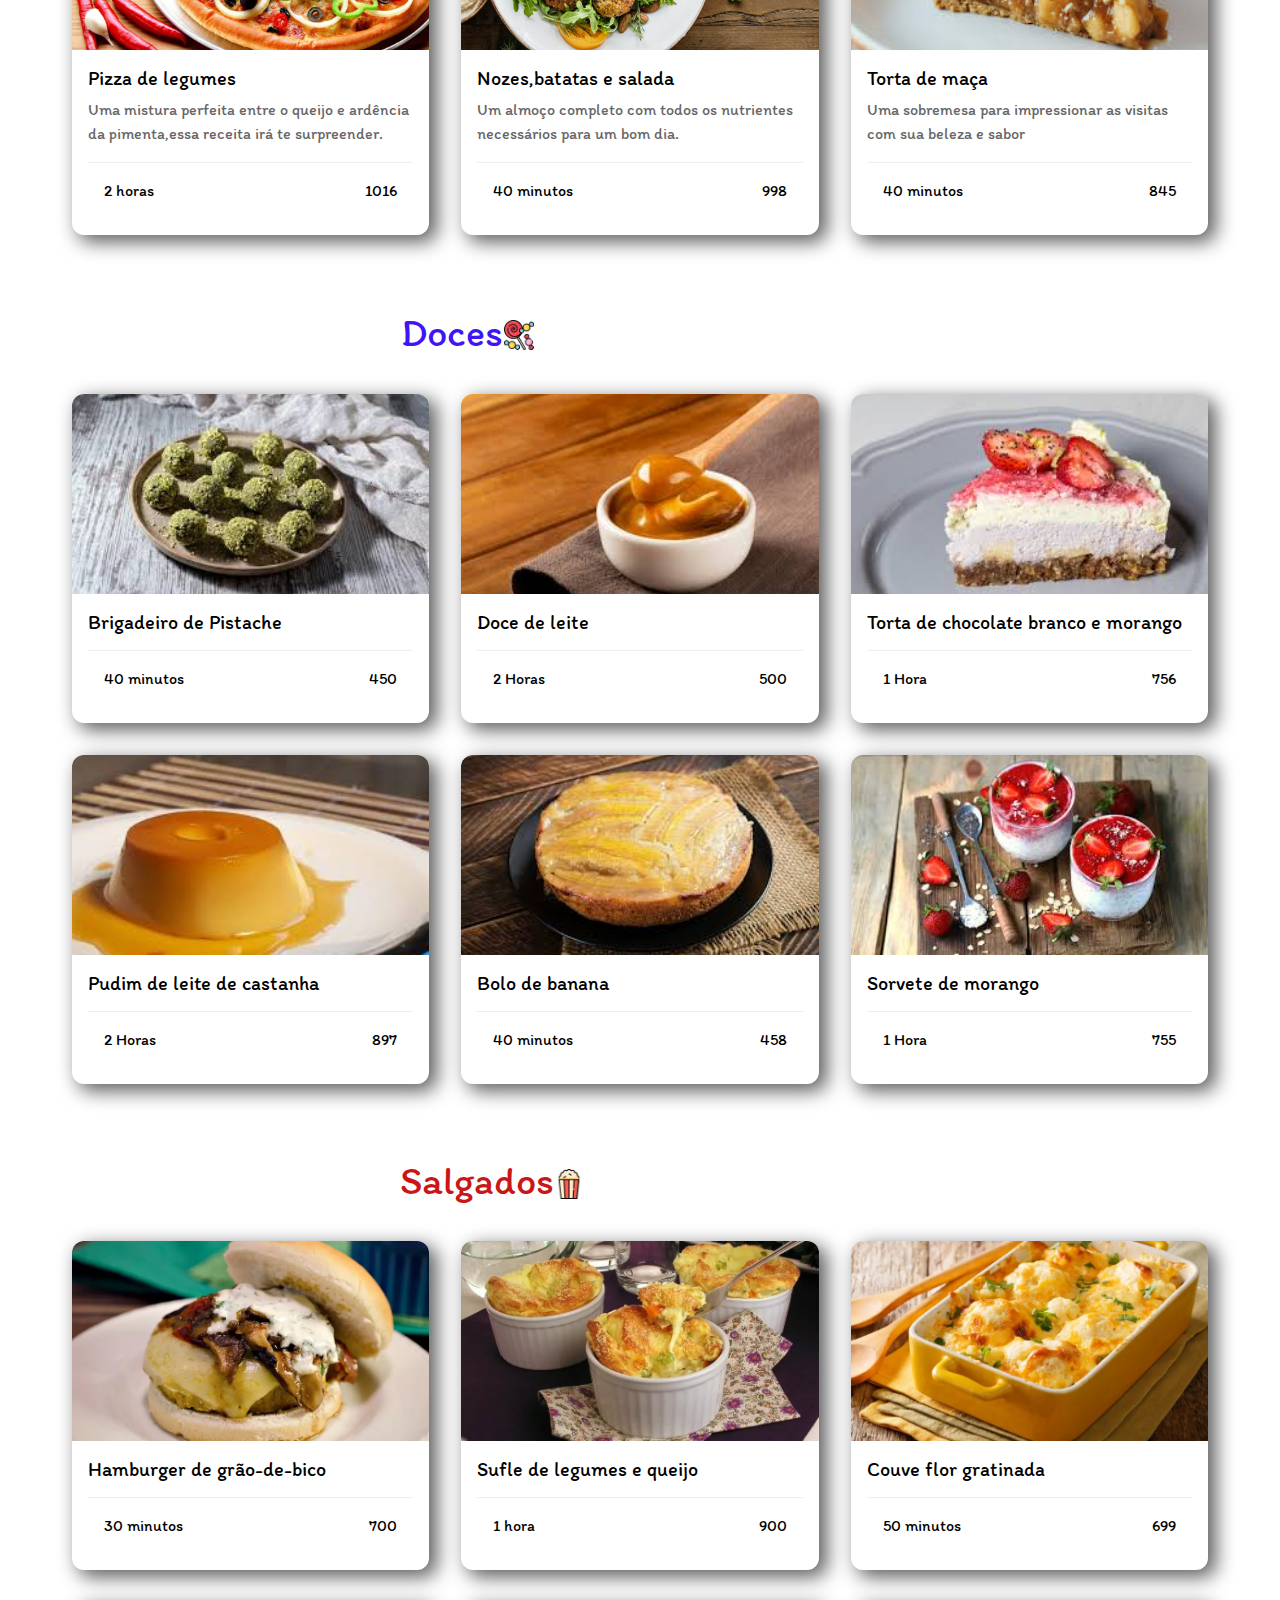
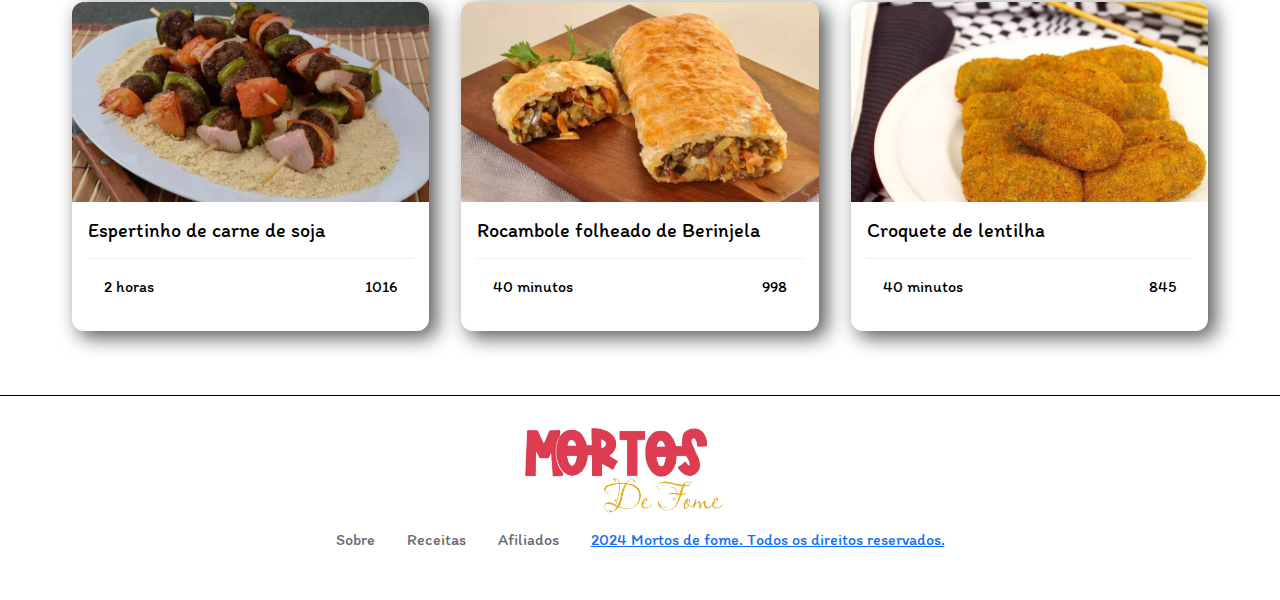
<file: view/vegetariano-index.html>
<!DOCTYPE html>
<html lang="en">

<head>
  <meta charset="UTF-8">
  <meta name="viewport" content="width=device-width, initial-scale=1.0">
  <title>Mortos de Fome - Vegetariano</title>
  <link rel="stylesheet" href="style/veg-style.css">
  <link rel="stylesheet" href="https://cdnjs.cloudflare.com/ajax/libs/font-awesome/6.6.0/css/all.min.css"
    integrity="sha512-Kc323vGBEqzTmouAECnVceyQqyqdsSiqLQISBL29aUW4U/M7pSPA/gEUZQqv1cwx4OnYxTxve5UMg5GT6L4JJg=="
    crossorigin="anonymous" referrerpolicy="no-referrer" />
  <link href="https://cdn.jsdelivr.net/npm/bootstrap@5.3.3/dist/css/bootstrap.min.css" rel="stylesheet"
    integrity="sha384-QWTKZyjpPEjISv5WaRU9OFeRpok6YctnYmDr5pNlyT2bRjXh0JMhjY6hW+ALEwIH" crossorigin="anonymous">
  <script src="https://cdn.jsdelivr.net/npm/bootstrap@5.3.3/dist/js/bootstrap.bundle.min.js"
    integrity="sha384-YvpcrYf0tY3lHB60NNkmXc5s9fDVZLESaAA55NDzOxhy9GkcIdslK1eN7N6jIeHz"
    crossorigin="anonymous"></script>
  <link rel="preconnect" href="
https://fonts.googleapis.com">
  <link rel="preconnect" href="
https://fonts.gstatic.com" crossorigin>
  <link
    href="
https://fonts.googleapis.com/css2?family=Inter:ital,opsz,wght@0,14..32,200;1,14..32,200&family=Itim&family=Lato:ital,wght@0,100;0,300;0,400;0,700;0,900;1,100;1,300;1,400;1,700;1,900&display=swap"
    rel="stylesheet">
  <link rel="icon" href="assets/marsal.png" type="image/png">
</head>

<body>
  <div class="">
    <nav class="navbar navbar-expand-lg ">
      <div class="container-fluid">
        <a class="navbar-brand" href="index.html"><img src="assets/logo.png" class="img1"> </a>

        <div class="collapse navbar-collapse" id="navbarSupportedContent">
          <ul class="navbar-nav me-auto mb-2 mb-lg-0">

            <li class="nav-item">
              <a class="nav-link" href="#">Em alta</a>
            </li>
            <li class="nav-item dropdown">
              <a class="nav-link dropdown-toggle" href="#" role="button" data-bs-toggle="dropdown"
                aria-expanded="false">
                Menu
              </a>
              <ul class="dropdown-menu">
                <li><a class="dropdown-item" href="#">Receitas</a></li>
                <li><a class="dropdown-item" href="#"></a></li>
                <li><a class="dropdown-item" onclick="mostrarconversor()">Conversor de medidas</a></li>
                <li>
                  <hr class="dropdown-divider">
                </li>
                <li><a class="dropdown-item" href="#">Postar</a></li>
              </ul>
            </li>
            <li class="nav-item">
              <a class="nav-link disabled" aria-disabled="true"></a>
            </li>
            <li class="nav-item-1">
              <a class="login" onclick="inpLogin()"><img class="usr-img" src="assets/user.svg" alt="Usuário"
                  height="25px" width="25px"></a>
            </li>
          </ul>
        </div>
      </div>
    </nav>
    <aside id="conversor">
      <div class="conversor">
        <label for="quantity">Quantidade:</label><br>
        <input type="number" name="quantity" id="quantity" placeholder="Quantidade" class="input"><br>

        <label for="unit_from">De:</label>
        <select name="unit_from" id="unit_from" class="input">
          <!-- Unidades de Peso -->
          <option value="g">Gramas (g)</option>
          <option value="kg">Quilogramas (kg)</option>
          <option value="lb">Libras (lb)</option>
          <option value="oz">Onças (oz)</option>
          <!-- Unidades de Volume -->
          <option value="ml">Mililitros (ml)</option>
          <option value="l">Litros (l)</option>
          <option value="colher_de_cha">Colheres de chá (colher_de_cha)</option>
          <option value="colher_de_sopa">Colheres de sopa (colher_de_sopa)</option>
          <option value="xicara">Xícaras (xicara)</option>
        </select><br>
        <label for="unit_to">Para:</label>
        <select name="unit_to" id="unit_to" class="input">
          <!-- Unidades de Peso -->
          <option value="g">Gramas (g)</option>
          <option value="kg">Quilogramas (kg)</option>
          <option value="lb">Libras (lb)</option>
          <option value="oz">Onças (oz)</option>
          <!-- Unidades de Volume -->
          <option value="ml">Mililitros (ml)</option>
          <option value="l">Litros (l)</option>
          <option value="colher_de_cha">Colheres de chá (colher_de_cha)</option>
          <option value="colher_de_sopa">Colheres de sopa (colher_de_sopa)</option>
          <option value="xicara">Xícaras (xicara)</option>
        </select>

        <button onclick="convertUnits()" class="btn-1">Converter</button>
        <button onclick="fecharconversor()" class="btn-1">Fechar</button>
        <div id="result"></div>
      </div>
    </aside>
    <div class="search">
      <form class="d-flex" role="search">
        <a><img src="assets/image 3.png" class="plant"></a>
        <a><img src="assets/image 3.png" class="plante"></a>
        <input class="form-control me-2" type="search" placeholder="Busque uma receita ou ingredientes"
          aria-label="Search">
        <button class="btn btn-outline-success decosearch" type="submit" id="input-search"><i
            class="fa-solid fa-magnifying-glass"></i></button>
      </form>
    </div>
    <img src="assets/Veganos & Vegetarianos.jpg" class="fundo">

    <div class="cards-main">
      <h1 class="rec-title" data-aos="fade-up">Receitas do <span class="fileira1">DIA</span></h1>
      <div class="cards">
        <div class="cartao" data-aos="fade-up">
          <a href="">
            <img src="assets/musse.jpg" alt="Receita Vegana" class="cartao-img">
            <div class="cartao-content">
              <h3 class="cartao-title">Mousse de maracujá</h3>
              <p class="cartao-text">Uma receita refrescante para adocicar seu dia.</p>
              <div class="cartao-footer">
                <span><i class="fa-regular fa-clock"></i> 30 minutos</span>
                <span><i class="fa-regular fa-heart"></i> 700</span>
              </div>
            </div>
          </a>
        </div>

        <div class="cartao" data-aos="fade-up">
          <a href="">
            <img src="assets/doces_veganos_para_colocar_no_seu_cardapio.jpg" alt="Massa Italiana" class="cartao-img">
            <div class="cartao-content">
              <h3 class="cartao-title">Brownie</h3>
              <p class="cartao-text">Um doce para aqueles que amam chocolate e noses.</p>
              <div class="cartao-footer">
                <span><i class="fa-regular fa-clock"></i> 1 hora</span>
                <span><i class="fa-regular fa-heart"></i> 900</span>
              </div>
            </div>
          </a>
        </div>

        <div class="cartao" data-aos="fade-up">
          <a href="">
            <img src="assets/receitas-vegetarianas-baratas-5.jpg" alt="Sobremesa" class="cartao-img">
            <div class="cartao-content">
              <h3 class="cartao-title">Sufflê de Brócolis</h3>
              <p class="cartao-text">Uma opção recheada de queijo e brócolis,ótima para acompanhar seu dia.</p>
              <div class="cartao-footer">
                <span><i class="fa-regular fa-clock"></i> 50 minutos</span>
                <span><i class="fa-regular fa-heart"></i> 699</span>
              </div>
            </div>
          </a>
        </div>

        <div class="cartao" data-aos="fade-up">
          <a href="">
            <img src="assets/receitas-vegetarianas-baratas-p.jpg" alt="Prato Saudável" class="cartao-img">
            <div class="cartao-content">
              <h3 class="cartao-title">Pizza de legumes</h3>
              <p class="cartao-text">Uma mistura perfeita entre o queijo e ardência da pimenta,essa receita irá te
                surpreender.</p>
              <div class="cartao-footer">
                <span><i class="fa-regular fa-clock"></i> 2 horas</span>
                <span><i class="fa-regular fa-heart"></i> 1016</span>
              </div>
            </div>
          </a>
        </div>

        <div class="cartao" data-aos="fade-up">
          <a href="">
            <img src="assets/image 2.jpg" alt="Café da Manhã" class="cartao-img">
            <div class="cartao-content">
              <h3 class="cartao-title">Nozes,batatas e salada</h3>
              <p class="cartao-text">Um almoço completo com todos os nutrientes necessários para um bom dia.</p>
              <div class="cartao-footer">
                <span><i class="fa-regular fa-clock"></i> 40 minutos</span>
                <span><i class="fa-regular fa-heart"></i> 998</span>
              </div>
            </div>
          </a>
        </div>

        <div class="cartao" data-aos="fade-up">
          <a href="">
            <img src="assets/doceveg1.jpg" alt="Sobremesa Especial" class="cartao-img">
            <div class="cartao-content">
              <h3 class="cartao-title">Torta de maça</h3>
              <p class="cartao-text">Uma sobremesa para impressionar as visitas com sua beleza e sabor</p>
              <div class="cartao-footer">
                <span><i class="fa-regular fa-clock"></i> 40 minutos</span>
                <span><i class="fa-regular fa-heart"></i> 845</span>
              </div>
            </div>
          </a>
        </div>
      </div>
    </div>
    <div class="cards-main"></div>
    <h1 class="rec-title" data-aos="fade-up"><span class="doci">Doces</span> <a><img src="assets/doces.png"
          class="doces"></a></h1>
    <div class="cards">
      <div class="cartao" data-aos="fade-up">
        <a href="">
          <img src="assets/doce1.jpg" alt="Receita Vegana" class="cartao-img">
          <div class="cartao-content">
            <h3 class="cartao-title">Brigadeiro de Pistache</h3>
            <p class="cartao-text"></p>
            <div class="cartao-footer">
              <span><i class="fa-regular fa-clock"></i> 40 minutos</span>
              <span><i class="fa-regular fa-heart"></i> 450</span>
            </div>
          </div>
        </a>
      </div>

      <div class="cartao" data-aos="fade-up">
        <a href="">
          <img src="assets/doce2.jpg" alt="Massa Italiana" class="cartao-img">
          <div class="cartao-content">
            <h3 class="cartao-title">Doce de leite</h3>
            <p class="cartao-text"></p>
            <div class="cartao-footer">
              <span><i class="fa-regular fa-clock"></i> 2 Horas</span>
              <span><i class="fa-regular fa-heart"></i> 500</span>
            </div>
          </div>
        </a>
      </div>

      <div class="cartao" data-aos="fade-up">
        <a href="">
          <img src="assets/doce3.jpg" alt="Sobremesa" class="cartao-img">
          <div class="cartao-content">
            <h3 class="cartao-title">Torta de chocolate branco e morango</h3>
            <p class="cartao-text"></p>
            <div class="cartao-footer">
              <span><i class="fa-regular fa-clock"></i> 1 Hora</span>
              <span><i class="fa-regular fa-heart"></i> 756</span>
            </div>
          </div>
        </a>
      </div>

      <div class="cartao" data-aos="fade-up">
        <a href="">
          <img src="assets/doce4.jpg" alt="Prato Saudável" class="cartao-img">
          <div class="cartao-content">
            <h3 class="cartao-title">Pudim de leite de castanha</h3>
            <p class="cartao-text"></p>
            <div class="cartao-footer">
              <span><i class="fa-regular fa-clock"></i> 2 Horas</span>
              <span><i class="fa-regular fa-heart"></i> 897</span>
            </div>
          </div>
        </a>
      </div>

      <div class="cartao" data-aos="fade-up">
        <a href="">
          <img src="assets/doce5.jpg" alt="Café da Manhã" class="cartao-img">
          <div class="cartao-content">
            <h3 class="cartao-title">Bolo de banana</h3>
            <p class="cartao-text"></p>
            <div class="cartao-footer">
              <span><i class="fa-regular fa-clock"></i> 40 minutos</span>
              <span><i class="fa-regular fa-heart"></i> 458</span>
            </div>
          </div>
        </a>
      </div>

      <div class="cartao" data-aos="fade-up">
        <a href="">
          <img src="assets/doce6.jpg" alt="Sobremesa Especial" class="cartao-img">
          <div class="cartao-content">
            <h3 class="cartao-title">Sorvete de morango</h3>
            <p class="cartao-text"></p>
            <div class="cartao-footer">
              <span><i class="fa-regular fa-clock"></i> 1 Hora</span>
              <span><i class="fa-regular fa-heart"></i> 755</span>
            </div>
          </div>
        </a>
      </div>
    </div>
  </div>
  <div class="cards-main"></div>
  <h1 class="rec-title" data-aos="fade-up"><span class="salgado">Salgados</span> <a><img src="assets/salgado.png"
        class="doces"></a></h1>
  <div class="cards">
    <div class="cartao" data-aos="fade-up">
      <a href="">
        <img src="assets/salgado1.jpg" alt="Receita Vegana" class="cartao-img">
        <div class="cartao-content">
          <h3 class="cartao-title">Hamburger de grão-de-bico</h3>
          <p class="cartao-text"></p>
          <div class="cartao-footer">
            <span><i class="fa-regular fa-clock"></i> 30 minutos</span>
            <span><i class="fa-regular fa-heart"></i> 700</span>
          </div>
        </div>
      </a>
    </div>

    <div class="cartao" data-aos="fade-up">
      <a href="">
        <img src="assets/salgado2.jpg" alt="Massa Italiana" class="cartao-img">
        <div class="cartao-content">
          <h3 class="cartao-title">Sufle de legumes e queijo</h3>
          <p class="cartao-text"></p>
          <div class="cartao-footer">
            <span><i class="fa-regular fa-clock"></i> 1 hora</span>
            <span><i class="fa-regular fa-heart"></i> 900</span>
          </div>
        </div>
      </a>
    </div>

    <div class="cartao" data-aos="fade-up">
      <a href="">
        <img src="assets/salagdo3.jpg" alt="Sobremesa" class="cartao-img">
        <div class="cartao-content">
          <h3 class="cartao-title">Couve flor gratinada</h3>
          <p class="cartao-text"></p>
          <div class="cartao-footer">
            <span><i class="fa-regular fa-clock"></i> 50 minutos</span>
            <span><i class="fa-regular fa-heart"></i> 699</span>
          </div>
        </div>
      </a>
    </div>

    <div class="cartao" data-aos="fade-up">
      <a href="">
        <img src="assets/salgado4.jpg" alt="Prato Saudável" class="cartao-img">
        <div class="cartao-content">
          <h3 class="cartao-title">Espertinho de carne de soja</h3>
          <p class="cartao-text"></p>
          <div class="cartao-footer">
            <span><i class="fa-regular fa-clock"></i> 2 horas</span>
            <span><i class="fa-regular fa-heart"></i> 1016</span>
          </div>
        </div>
      </a>
    </div>

    <div class="cartao" data-aos="fade-up">
      <a href="">
        <img src="assets/salagado5.jpg" alt="Café da Manhã" class="cartao-img">
        <div class="cartao-content">
          <h3 class="cartao-title">Rocambole folheado de Berinjela</h3>
          <p class="cartao-text"></p>
          <div class="cartao-footer">
            <span><i class="fa-regular fa-clock"></i> 40 minutos</span>
            <span><i class="fa-regular fa-heart"></i> 998</span>
          </div>
        </div>
      </a>
    </div>

    <div class="cartao" data-aos="fade-up">
      <a href="">
        <img src="assets/salgado6.jpg" alt="Sobremesa Especial" class="cartao-img">
        <div class="cartao-content">
          <h3 class="cartao-title">Croquete de lentilha</h3>
          <p class="cartao-text"></p>
          <div class="cartao-footer">
            <span><i class="fa-regular fa-clock"></i> 40 minutos</span>
            <span><i class="fa-regular fa-heart"></i> 845</span>
          </div>
        </div>
      </a>
    </div>
  </div>
  </div>
  </section>
  <footer class="footer" data-aos="fade-up">
    <div class="footer-container">
      <div class="footer-top">
        <div>
          <img src="assets/logo.png" alt="Mortos de fome" class="footer-title" height="100px">
          <ul class="footer-list">
            <li class="footer-list-item">
              <a href="#" class="footer-list-link">Sobre</a>
            </li>
            <li class="footer-list-item">
              <a href="#" class="footer-list-link">Receitas</a>
            </li>
            <li class="footer-list-item">
              <a href="#" class="footer-list-link">Afiliados</a>
            </li>
            <li>
              <a href=""><span class="copyright">2024 Mortos de fome. Todos os direitos reservados.</span></a>
            </li>
          </ul>
        </div>
        <div>
          <hr class="footer-divider">
        </div>
  </footer>

  <script>
    AOS.init();
  </script>
  <script src="javascript/script.js"></script>
  <script src="https://unpkg.com/aos@2.3.1/dist/aos.js"></script>
</body>

</html>
</file>
<file: style.css>
@import url('https://fonts.googleapis.com/css2?family=Cormorant:ital,wght@0,300..700;1,300..700&display=swap');

body {
    display: flex;
    justify-content: center;
    align-items: center;
    height: 100vh;
    width: 100vw;
    margin: 0;
    padding: 0;
}

.text {
    text-align: center;
}

html {
    font-size: 20px;
    font-family: "Cormorant", serif;
    font-optical-sizing: auto;
    font-weight: 700;
    font-style: bold;
}

.links {
    margin: 0;
    display: block;
    width: 100%;
    margin: 10px;
}

p {
    margin: 0;
}
 
hr {
    width: 98%;
}

a {
    text-decoration: none;
    border-radius: 3px;
    color: black;
}

label {
    width: 100%;
}

section {
    height: 13rem;
    display: flex;
    justify-content: center;
    align-items: center;
    padding: 10px;
}

form {
    display: flex;
    flex-direction: column;
    align-items: center;
    box-shadow: 0 4px 12px rgba(0, 0, 0, 0.2);
    backdrop-filter: blur(16px) saturate(180%);
    border-radius: 15px;
    padding: 10px;
    border: 1px solid rgba(0,0,0,0.42) 80%;
}

input {
    margin: 10px;
    border-radius: 5px;
    border: 1px solid rgba(117, 117, 117, 0.158);
    padding: 8px;
}

.button {
    margin: 10px;
    border-radius: 3px;
    border: 1px solid rgba(117, 117, 117, 0.158);
    padding: 8px 16px;
    background-color: #2a2a2a;
    color: white;
    cursor: pointer;
    transition: background-color 0.3s ease;
}

.button::hover {
    transform: scale(5px);
}

.button:hover {
    background-color: #444;
}
</file>
<file: view/style/index-style.css>
* {
  padding: 0;
  margin: 0;
  box-sizing: border-box;
  font-family: "Itim", cursive;
  font-weight: 400;
  font-style: normal;
}

body {
  background-image: url('../assets/background.webp');
  background-size: cover;
  background-position: center;
  background-repeat: no-repeat;
}

hr {
  visibility: hidden;
}

.navbar {
  background-color: #3f3e3d;
  border-bottom: 1px solid black;
  padding: 0.5rem 1rem;
}

.nav-itens {
  list-style: none;
  display: flex;
  
}

.nav-itens>li {
  padding-left: 20px;
}

.navbar-brand img {
  width: 120px;
  height: auto;
}
#navpal {
  color: white;
  text-decoration: none !important;
}

.search {
  padding: 1rem;
  max-width: 800px;
  margin: 11px auto;
}

.search .form-control {
  max-width: 100%;
  border: 1px solid black;
}

.input-search {
  border: 1px solid black;
}

.caro1 {
  height: 400px;
  margin-top: 1rem;
  margin-bottom: 1rem;
}

.caro1 img {
  height: 400px;
  object-fit: cover;
}

.d-block {
  position: relative;
}

.abertura {
  position: absolute;
  z-index: 1;
  left: 1%;
  top: 17%;
  color: white;
  padding: 0.5rem 1rem;
  border-radius: 4px;
  text-shadow: 
    1px 1px 0 #000,   
    -1px -1px 0 #000, 
    1px -1px 0 #000,  
    -1px 1px 0 #000;
}

.abertura-2 {
  position: absolute;
  z-index: 1;
  left: 1%;
  top: 30%;
  color: white;
  padding: 0.5rem 1rem;
  border-radius: 4px;
  text-shadow: 
  1px 1px 0 #000,   
  -1px -1px 0 #000, 
  1px -1px 0 #000,  
  -1px 1px 0 #000;
}

/* Form de cadastro e login */
.main-modal {
  font-family: "Lato", serif;
  font-weight: 100;
  font-style: normal;
}

.main-form {
  z-index: 2;
  font-family: "Lato", serif;
  font-weight: 100;
  font-style: normal;
  display: none;
  position: fixed;
  top: 110px;
  right: 50%;
  transform: translateX(50%);
  background-color: rgba(207, 207, 207, 0.391);
  height: auto;
  width: 90%;
  max-width: 380px;
  justify-content: center;
  text-align: center;
  border-radius: 20px;
  border: 1px solid rgba(0, 0, 0, 0.27);
  backdrop-filter: blur(15px);
  text-shadow: 9px 6px 6px rgba(0, 0, 0, 0.36);
  padding: 20px;
}

.main-form h1 {
  font-family: "Lato", serif;
  font-weight: 500;
  font-style: normal;
}

#loginPopup {
  display: none;
}

.opt-f {
  height: 35px;
}

.input,
.btn-r {
  margin-bottom: 8px;
  border: 1px solid rgba(0, 0, 0, 0.27);
  border-radius: 7px;
  width: 280px;
  padding: 8px;
  font-size: 16px;
  background-color: rgba(207, 207, 207, 0.472);
}

.input-i {
  margin-bottom: 8px;
  border: 2px solid rgba(0, 0, 0, 0.27);
  border-radius: 7px;
  width: 35px;
  padding: 5px 9px 5px 10px;
  font-size: 16px;
  background-color: rgb(255, 0, 0);
  box-shadow: 0 0 10px 6px rgba(255, 0, 0, 0.295);
  color: #fff;
  position: absolute;
  right: 10px;
  top: 10px;
}

#password, #confpswd, #email, #username {
  box-shadow: 0 0 10px 6px rgba(207, 207, 207, 0.541);
}

li .login {
  cursor: pointer;
  text-decoration: none;
  right: 20px;
  position: absolute;
  padding-top: 8px;
}

.usr-img {
  width: 25px;
  border-radius: 15px;
  background-color: #fff;
}

li.nav-item-1 {
  height: 25px;
  top: 50%;
}

/* categorias */

.icons-main {
  display: flex;
  justify-content: center;
  gap: 20px;
  margin-top: 10px;
}

.plant-container {
  padding: 8px 8px 8px 9px;
  border-color: 1px solid rgba(0, 0, 0, 0.31);
  border-radius: 5px;
  background-color: rgba(0, 58, 0, 0.41);
  transition: 200ms cubic-bezier(0.175, 0.885, 0.32, 1.275);
  box-shadow: 7px 6px 19px 1px rgba(0, 0, 0, 0.64);
  -webkit-box-shadow: 7px 6px 19px 1px rgba(0, 0, 0, 0.64);
  -moz-box-shadow: 7px 6px 19px 1px rgba(0, 0, 0, 0.64);
}

.plant-container:hover {
  transform: scale(1.1);
  box-shadow: 7px 6px 27px -6px rgba(0, 0, 0, 0.64);
  -webkit-box-shadow: 7px 6px 27px -6px rgba(0, 0, 0, 0.64);
  -moz-box-shadow: 7px 6px 27px -6px rgba(0, 0, 0, 0.64);
}

.zero-lactose-container {
  padding: 8px 8px 8px 8px;
  border-color: 1px solid;
  border-radius: 5px;
  background-color: rgba(129, 129, 129, 0.41);
  transition: 200ms cubic-bezier(0.175, 0.885, 0.32, 1.275);
  box-shadow: 7px 6px 19px 1px rgba(0, 0, 0, 0.64);
  -webkit-box-shadow: 7px 6px 19px 1px rgba(0, 0, 0, 0.64);
  -moz-box-shadow: 7px 6px 19px 1px rgba(0, 0, 0, 0.64);
}

.zero-lactose-container:hover {
  transform: scale(1.1);
  box-shadow: 7px 6px 27px -6px rgba(0, 0, 0, 0.64);
  -webkit-box-shadow: 7px 6px 27px -6px rgba(0, 0, 0, 0.64);
  -moz-box-shadow: 7px 6px 27px -6px rgba(0, 0, 0, 0.64);
}

.zero-gluten-container {
  padding: 8px 8px 8px 8px;
  border-color: 1px solid;
  border-radius: 5px;
  background-color: rgba(228, 180, 21, 0.41);
  transition: 200ms cubic-bezier(0.175, 0.885, 0.32, 1.275);
  box-shadow: 7px 6px 19px 1px rgba(0, 0, 0, 0.64);
  -webkit-box-shadow: 7px 6px 19px 1px rgba(0, 0, 0, 0.64);
  -moz-box-shadow: 7px 6px 19px 1px rgba(0, 0, 0, 0.64);
}

.zero-gluten-container:hover {
  transform: scale(1.1);
  box-shadow: 7px 6px 27px -6px rgba(0, 0, 0, 0.64);
  -webkit-box-shadow: 7px 6px 27px -6px rgba(0, 0, 0, 0.64);
  -moz-box-shadow: 7px 6px 27px -6px rgba(0, 0, 0, 0.64);
}

.zero-sugar-container {
  padding: 8px 8px 8px 8px;
  border-color: 1px solid;
  border-radius: 5px;
  background-color: rgba(209, 209, 209, 0.41);
  transition: 200ms cubic-bezier(0.175, 0.885, 0.32, 1.275);
  box-shadow: 7px 6px 19px 1px rgba(0, 0, 0, 0.64);
  -webkit-box-shadow: 7px 6px 19px 1px rgba(0, 0, 0, 0.64);
  -moz-box-shadow: 7px 6px 19px 1px rgba(0, 0, 0, 0.64);
}

.zero-sugar-container:hover {
  transform: scale(1.1);
  box-shadow: 7px 6px 27px -6px rgba(0, 0, 0, 0.64);
  -webkit-box-shadow: 7px 6px 27px -6px rgba(0, 0, 0, 0.64);
  -moz-box-shadow: 7px 6px 27px -6px rgba(0, 0, 0, 0.64);
}


.fit-container {
  padding: 8px 8px 8px 8px;
  border-color: 1px solid;
  border-radius: 5px;
  background-color: #226bca;
  transition: 200ms cubic-bezier(0.175, 0.885, 0.32, 1.275);
  box-shadow: 7px 6px 19px 1px rgba(0, 0, 0, 0.64);
  -webkit-box-shadow: 7px 6px 19px 1px rgba(0, 0, 0, 0.64);
  -moz-box-shadow: 7px 6px 19px 1px rgba(0, 0, 0, 0.64);
}

.fit-container:hover {
  transform: scale(1.1);
  box-shadow: 7px 6px 27px -6px rgba(0, 0, 0, 0.64);
  -webkit-box-shadow: 7px 6px 27px -6px rgba(0, 0, 0, 0.64);
  -moz-box-shadow: 7px 6px 27px -6px rgba(0, 0, 0, 0.64);
}

/* Conversor */
aside {
  display: none;
  z-index: 2;
  font-family: "Lato", serif;
  font-weight: 100;
  font-style: normal;
  position: fixed;
  top: 110px;
  left: 11%;
  transform: translateX(-50%);
  background-color: rgba(207, 207, 207, 0.391);
  height: auto;
  width: 90%;
  max-width: 380px;
  justify-content: center;
  text-align: center;
  border-radius: 20px;
  border: 1px solid rgba(0, 0, 0, 0.27);
  backdrop-filter: blur(15px);
  text-shadow: 9px 6px 6px rgba(0, 0, 0, 0.36);
  padding: 20px;
}

.btn-1 {
  margin-bottom: 8px;
  border: 1px solid rgba(0, 0, 0, 0.27);
  border-radius: 7px;
  width: auto;
  padding: 8px;
  font-size: 16px;
  background-color: rgba(207, 207, 207, 0.472);
  cursor: pointer;
  transition: background-color 0.3s;
}

.btn-1:hover {
  background-color: rgba(207, 207, 207, 0.6);
}

/* Cards */

.categorias-main {
  display: flex;
  justify-content: center;
  align-items: center;
}


.rec-title {
  display: flex;
  justify-content: center;
  position: relative;
  margin: 0;
  color: orangered;
  right: 31rem;
}


.cards {
  display: grid;
  grid-template-columns: repeat(auto-fit, minmax(280px, 1fr));
  gap: 2rem;
  padding: 2rem;
  max-width: 1200px;
  margin: 0 auto;
}

.cartao a {
  text-decoration: none;
  color: black;
}

.cartao {
  background: #fff;
  border-radius: 12px;
  box-shadow: 0 2px 8px rgba(0, 0, 0, 0.1);
  overflow: hidden;
  transition: 200ms cubic-bezier(0.175, 0.885, 0.32, 1.275);
  box-shadow: 7px 6px 19px 1px rgba(0, 0, 0, 0.64);
  -webkit-box-shadow: 7px 6px 19px 1px rgba(0, 0, 0, 0.64);
  -moz-box-shadow: 7px 6px 19px 1px rgba(0, 0, 0, 0.64);
}

.cartao:hover {
  transform: translateY(-5px);
  transform: scale(1.1);
  box-shadow: 7px 6px 27px -6px rgba(0, 0, 0, 0.64);
  -webkit-box-shadow: 7px 6px 27px -6px rgba(0, 0, 0, 0.64);
  -moz-box-shadow: 7px 6px 27px -6px rgba(0, 0, 0, 0.64);
}

.cartao-img {
  width: 100%;
  height: 200px;
  object-fit: cover;
}

.cartao-content {
  padding: 1rem;
}

.cartao-title {
  font-size: 1.25rem;
  margin-bottom: 0.5rem;
}

.cartao-text {
  color: #666;
  margin-bottom: 1rem;
}

.cartao-footer {
  padding: 1rem;
  border-top: 1px solid #eee;
  display: flex;
  justify-content: space-between;
  align-items: center;
}

/* Footer */
.footer {
  padding: 2rem 1rem;
  background-color: #3f3e3d;
  color: #fff;
  margin-top: 2rem;
  border-top: 1px solid black;
}

.footer-container {
  max-width: 1200px;
  margin: 0 auto;
  padding: 0 1.5rem;
}

.footer-top {
  display: flex;
  align-items: center;
  justify-content: center;
  gap: 2rem;
  flex-wrap: wrap;
}

.footer-title {
  font-size: 1.8rem;
  color: #666873;
  font-weight: 500;
  margin-bottom: 1rem;
  margin: auto;
  display: flex;
}

.footer-list {
  display: flex;
  flex-wrap: wrap;
  justify-content: center;
  gap: 2rem;
  list-style: none;
}

.footer-list-link {
  text-decoration: none;
  color: inherit;
  transition: color 0.25s;
}

.footer-list-link:hover {
  color: #333;
}

.footer-divider {
  margin: 2rem 0;
  border: none;
  border-top: 1px solid rgba(0, 0, 0, 0.1);
}

/* Media Queries */
@media (max-width: 768px) {
  .navbar-brand img {
    width: 100px;
  }

  .caro1 {
    height: 300px;
  }

  .caro1 img {
    height: 300px;
  }

  .search {
    margin: 0 1rem;
  }

  .footer-top {
    flex-direction: column;
    text-align: center;
  }

  aside {
    left: 50%;
  }

  #navbarSupportedContent {
    visibility: visible;
    display: flexbox;
  }

  .input,
  .btn-r {
    width: 100%;
    max-width: 280px;
  }
}

@media (max-width: 480px) {
  .caro1 {
    height: 200px;
  }

  .caro1 img {
    height: 200px;
  }

  aside {
    left: 50%;
  }

  .cards {
    padding: 1rem;
  }

  .cartao {
    margin-bottom: 1rem;
  }

  .footer-list {
    gap: 1rem;
  }
}
</file>
<file: view/style/post-main.css>
* {
  padding: 0;
  margin: 0;
  box-sizing: border-box;
  font-family: "Itim", cursive;
  font-weight: 400;
}

body {
  background-image: url('../assets/background.webp');
  background-size: cover;
  background-position: center;
  background-repeat: no-repeat;
}

hr {
  visibility: hidden;
}

.navbar {
  background-color: #ffffff;
  border-bottom: 1px solid black;
  padding: 0.5rem 1rem;
}

.nav-itens {
  list-style: none;
  display: flex;
}

.nav-itens > li {
  padding-left: 20px;
}

.navbar-brand img {
  width: 120px;
  height: auto;
}

.search {
  padding: 1rem;
  max-width: 800px;
  margin: 11px auto;
}

.search .form-control {
  max-width: 100%;
  border: 1px solid black;
}

.input-search {
  border: 1px solid black;
}

.caro1 {
  height: 400px;
  margin: 1rem 0;
}

.caro1 img {
  height: 400px;
  object-fit: cover;
}

.d-block {
  position: relative;
}

.abertura {
  position: absolute;
  z-index: 1;
  left: 1%;
  top: 17%;
  color: white;
  padding: 0.5rem 1rem;
  border-radius: 4px;
}

.abertura-2 {
  position: absolute;
  z-index: 1;
  left: 1%;
  top: 30%;
  color: white;
  padding: 0.5rem 1rem;
  border-radius: 4px;
}

/* Form de cadastro e login */
.main-modal {
  font-family: "Lato", serif;
  font-weight: 100;
}

.main-form {
  z-index: 2;
  display: none;
  position: fixed;
  top: 110px;
  right: 50%;
  transform: translateX(50%);
  background-color: rgba(207, 207, 207, 0.391);
  width: 90%;
  max-width: 380px;
  text-align: center;
  border-radius: 20px;
  border: 1px solid rgba(0, 0, 0, 0.27);
  backdrop-filter: blur(15px);
  padding: 20px;
}

.main-form h1 {
  font-family: "Lato", serif;
  font-weight: 500;
}

.opt-f {
  height: 35px;
}

.input,
.btn-r {
  margin-bottom: 8px;
  border: 1px solid rgba(0, 0, 0, 0.27);
  border-radius: 7px;
  width: 280px;
  padding: 8px;
  font-size: 16px;
  background-color: rgba(207, 207, 207, 0.472);
}

.input-i {
  margin-bottom: 8px;
  border: 2px solid rgba(0, 0, 0, 0.27);
  border-radius: 7px;
  width: 35px;
  padding: 5px;
  font-size: 16px;
  background-color: rgb(255, 0, 0);
  color: #fff;
  position: absolute;
  right: 10px;
  top: 10px;
}

#password, #confpswd, #email, #username {
  box-shadow: 0 0 10px 6px rgba(207, 207, 207, 0.541);
}

li .login {
  cursor: pointer;
  text-decoration: none;
  right: 20px;
  position: absolute;
  padding-top: 8px;
}

.usr-img {
  width: 25px;
  border-radius: 15px;
  background-color: #fff;
}

/* Categorias */
.icons-main {
  display: flex;
  justify-content: center;
  gap: 20px;
  margin-top: 10px;
}

.plant-container,
.zero-lactose-container,
.zero-gluten-container,
.zero-sugar-container,
.fit-container {
  padding: 8px;
  border-radius: 5px;
  transition: 200ms cubic-bezier(0.175, 0.885, 0.32, 1.275);
  box-shadow: 7px 6px 19px 1px rgba(0, 0, 0, 0.64);
}

.plant-container:hover,
.zero-lactose-container:hover,
.zero-gluten-container:hover,
.zero-sugar-container:hover,
.fit-container:hover {
  transform: scale(1.1);
  box-shadow: 7px 6px 27px -6px rgba(0, 0, 0, 0.64);
}

/* Conversor */
aside {
  display: none;
  z-index: 2;
  position: fixed;
  top: 110px;
  left: 50%;
  transform: translateX(-50%);
  background-color: rgba(207, 207, 207, 0.391);
  width: 90%;
  max-width: 380px;
  text-align: center;
  border-radius: 20px;
  border: 1px solid rgba(0, 0, 0, 0.27);
  backdrop-filter: blur(15px);
  padding: 20px;
}

.btn-1 {
  margin-bottom: 8px;
  border: 1px solid rgba(0, 0, 0, 0.27);
  border-radius: 7px;
  padding: 8px;
  font-size: 16px;
  background-color: rgba(207, 207, 207, 0.472);
  cursor: pointer;
}

.btn-1:hover {
  background-color: rgba(207, 207, 207, 0.6);
}

/* Post */
.post-main {
  margin-top: 30px;
  display: flex;
  justify-content: center;
  align-items: flex-start;
  padding: 20px;
}

.content {
  background: #d7d7d7;
  padding: 20px;
  border-radius: 8px;
  box-shadow: 0 4px 8px rgba(0, 0, 0, 0.1);
  max-width: 900px;
  width: 100%;
}

.recipe-content {
  display: flex;
  gap: 20px;
  margin-top: 20px;
}

.recipe-image {
  display: flex;
  flex-direction: column;
  align-items: center;
}

.recipe-image img {
  width: 300px;
  height: auto;
  border-radius: 8px;
}

.recipe-meta {
  display: flex;
  gap: 10px;
  margin-top: 10px;
}

.recipe-info {

  margin-top: 10px;
  font-size: 0.9rem;
  color: #555;
}

.recipe-info p {
}

.btn-action {
  background-color: #4caf50;
  color: white;
  border: none;
  padding: 8px 10px;
  border-radius: 5px;
  cursor: pointer;
  font-size: 0.9rem;
  transition: background-color 0.3s ease;
}

.btn-action:hover {
  background-color: #45a049;
}

.recipe-details {
  flex: 1;
}

.recipe-details h2 {
  font-size: 1.5rem;
  margin-top: 20px;
}

.recipe-details ul,
.recipe-details ol {
  text-align: left;
  margin: 20px auto;
  padding-left: 20px;
}

.recipe-details li {
  margin-bottom: 10px;
}

.recipe-footer {
  text-align: center;
  margin-top: 20px;
  font-size: 0.9rem;
  color: #555;
}

.recipe-footer p {
  background-color: #e8f5e9;
  padding: 10px;
  border-radius: 5px;
}

/* Footer */
.footer {
  padding: 2rem 1rem;
  background-color: #ffffff;
  color: #666873;
  margin-top: 2rem;
  border-top: 1px solid black;
}

.footer-container {
  max-width: 1200px;
  margin: 0 auto;
  padding: 0 1.5rem;
}

.footer-top {
  display: flex;
  align-items: center;
  justify-content: center;
  gap: 2rem;
  flex-wrap: wrap;
}

.footer-title {
  font-size: 1.8rem;
  color: #666873;
  font-weight: 500;
  margin-bottom: 1rem;
  margin: auto;
  display: flex;
}

.footer-list {
  display: flex;
  flex-wrap: wrap;
  justify-content: center;
  gap: 2rem;
  list-style: none;
}

.footer-list-link {
  text-decoration: none;
  color: inherit;
  transition: color 0.25s;
}

.footer-list-link:hover {
  color: #333;
}

.footer-divider {
  margin: 2rem 0;
  border: none;
  border-top: 1px solid rgba(0, 0, 0, 0.1);
}


/* Media Queries */
@media (max-width: 768px) {
  .navbar-brand img {
    width: 100px;
  }

  .caro1 {
    height: 300px;
  }

  .search {
    margin: 0 1rem;
  }

  .footer-top {
    flex-direction: column;
    text-align: center;
  }
}

@media (max-width: 480px) {
  .caro1 {
    height: 200px;
  }

  .cards {
    padding: 1rem;
  }

  .cartao {
    margin-bottom: 1rem;
  }

  .footer-list {
    gap: 1rem;
  }
}
</file>
<file: view/style/post-style.css>
* {
  padding: 0;
  margin: 0;
  box-sizing: border-box;
  font-family: "Itim", cursive;
  font-weight: 400;
  font-style: normal;
}

body {
  background-image: url('../assets/background.webp');
  background-size: cover; /* Ajusta a imagem para cobrir toda a tela */
  background-position: center; /* Centraliza a imagem */
  background-repeat: no-repeat; /* Impede que a imagem se repita */
}

.navbar {
  background-color: #ffffff;
  border-bottom: 1px solid black;
  padding: 0.5rem 1rem;
}

.nav-itens {
  list-style: none;
  display: flex;
}

.nav-itens>li {
  padding-left: 20px;
}

.navbar-brand img {
  width: 120px;
  height: auto;
}

.search {
  padding: 1rem;
  max-width: 800px;
  margin: 0 auto;
}

.search .form-control {
  max-width: 100%;
}

.caro1 {
  height: 400px;
  margin-top: 1rem;
  margin-bottom: 1rem;
}

.caro1 img {
  height: 400px;
  object-fit: cover;
}

.d-block {
  position: relative;
}

.abertura {
  position: absolute;
  z-index: 1;
  right: 5%;
  bottom: 5%;
  color: white;
  background-color: brown;
  padding: 0.5rem 1rem;
  border-radius: 4px;
}

/* Form de cadastro e login */
.main-modal {
  font-family: "Lato", serif;
  font-weight: 100;
  font-style: normal;
}

.main-form {
  z-index: 2;
  font-family: "Lato", serif;
  font-weight: 100;
  font-style: normal;
  display: none;
  position: fixed;
  top: 110px;
  right: 50%;
  transform: translateX(50%);
  background-color: rgba(207, 207, 207, 0.391);
  height: auto;  
  width: 90%;
  max-width: 380px;
  justify-content: center;
  text-align: center;
  border-radius: 20px;
  border: 1px solid rgba(0,0,0,0.27);
  backdrop-filter: blur(15px);
  text-shadow: 9px 6px 6px rgba(0,0,0,0.36);
  padding: 20px;
}

.main-form h1 {
  font-family: "Lato", serif;
  font-weight: 500;
  font-style: normal;
}

#loginPopup {
  display: none;
}

.opt-f {
  height: 35px;
}

.input, .btn-r {
  margin-bottom: 8px; 
  border: 1px solid rgba(0,0,0,0.27);
  border-radius: 7px; 
  width: 280px;  
  padding: 8px;  
  font-size: 16px;
  background-color: rgba(207, 207, 207, 0.472);
}

.input-i {
  margin-bottom: 8px; 
  border: 2px solid rgba(0,0,0,0.27);
  border-radius: 7px; 
  width: 35px;  
  padding: 5px 9px 5px 10px;  
  font-size: 16px;
  background-color: rgb(255, 0, 0);
  box-shadow: 0 0 10px 6px rgba(255, 0, 0, 0.295);
  color: #fff;
  position: absolute;
  right: 10px;
  top: 10px;
}

#password, #confpswd, #email, #username {
  box-shadow: 0 0 10px 6px rgba(207, 207, 207, 0.541);
} 

li .login {
  cursor: pointer;
  text-decoration: none;
  right: 20px;
  position: absolute;
  padding-top: 8px;
}

.usr-img {
  width: 25px;
  border-radius: 15px;
  background-color: #fff;
}

li.nav-item-1 {
  height: 25px;
  top: 50%;
}

/* categorias */

.icons-main {
  display: flex;
  justify-content: center;
  gap: 20px ;
}

.plant-container {
  padding: 8px 8px 8px 9px;
  border-color: 1px solid rgba(0, 0, 0, 0.31);
  border-radius: 5px;
  background-color: rgba(0, 58, 0, 0.41);
}


.zero-lactose-container {
  padding: 8px 8px 8px 8px;
  border-color: 1px solid ;
  border-radius: 5px;
  background-color: rgba(129, 129, 129, 0.41);
}

/* Conversor */
aside {
  display: none;
  z-index: 2;
  font-family: "Lato", serif;
  font-weight: 100;
  font-style: normal;
  position: fixed;
  top: 110px;
  left: 50%;
  transform: translateX(-50%);
  background-color: rgba(207, 207, 207, 0.391);
  height: auto;  
  width: 90%;
  max-width: 380px;   
  justify-content: center;
  text-align: center;
  border-radius: 20px;
  border: 1px solid rgba(0,0,0,0.27);
  backdrop-filter: blur(15px);
  text-shadow: 9px 6px 6px rgba(0,0,0,0.36);
  padding: 20px;
}

.btn-1 {
  margin-bottom: 8px; 
  border: 1px solid rgba(0,0,0,0.27);
  border-radius: 7px; 
  width: auto;  
  padding: 8px;  
  font-size: 16px;
  background-color: rgba(207, 207, 207, 0.472);
  cursor: pointer;
  transition: background-color 0.3s;
}

.btn-1:hover {
  background-color: rgba(207, 207, 207, 0.6);
}

/* Postar */

/* Formulário para postagem de receita */
.post-recipe {
  padding: 2rem 1rem;

  margin-top: 2rem;
}

.post-recipe .container {
  max-width: 800px;
  margin: 0 auto;
}

.section-title {
  font-size: 2rem;
  margin-bottom: 1.5rem;
  text-align: center;
}

.post-recipe form {
  background-color: white;
  padding: 2rem;
  border-radius: 10px;
  box-shadow: 0 4px 8px rgba(0, 0, 0, 0.1);
}

.post-recipe .form-label {
  font-size: 1rem;
  font-weight: 500;
}

.post-recipe .form-control, .post-recipe .form-select, .post-recipe .form-textarea {
  font-size: 1rem;
}

.post-recipe button {
  width: 100%;
  padding: 10px;
  font-size: 1rem;
  background: rgb(195,34,34);
  background: -moz-linear-gradient(167deg, rgba(195,34,34,1) 32%, rgba(221,136,39,1) 51%, rgba(245,253,45,1) 100%);
  background: -webkit-linear-gradient(167deg, rgba(195,34,34,1) 32%, rgba(221,136,39,1) 51%, rgba(245,253,45,1) 100%);
  background: linear-gradient(167deg, rgba(195,34,34,1) 32%, rgba(221,136,39,1) 51%, rgba(245,253,45,1) 100%);
  filter: progid:DXImageTransform.Microsoft.gradient(startColorstr="#c32222",endColorstr="#f5fd2d",GradientType=1);
  color: white;
  border: none;
  border-radius: 5px;
  cursor: pointer;
  transition: 200ms 0.3s ease;
}

.post-recipe button:hover {
  transform: scale(1.1);
}

.post-recipe .form-control, .post-recipe .form-select {
  margin-bottom: 1rem;
}

/* titles */
.rec-img, .modo, .categoria, .ingredientes, .title {
  color: orangered;
}

option[value="vegetariano"] {
  color: rgba(6, 203, 6, 0.83);
}

select[value="vegetariano"]:checked {
  color: rgba(6, 203, 6, 0.83);
}

/* Footer */
.footer {
  padding: 2rem 1rem;
  background-color: #ffffff;
  color: #666873;
  margin-top: 2rem;
  border-top: 1px solid black;
}

.footer-container {
  max-width: 1200px;
  margin: 0 auto;
  padding: 0 1.5rem;
}

.footer-top {
  display: flex;
  align-items: center;
  justify-content: center;
  gap: 2rem;
  flex-wrap: wrap;
}

.footer-title {
  font-size: 1.8rem;
  color: #666873;
  font-weight: 500;
  margin-bottom: 1rem;
  margin: auto;
  display: flex;
}

.footer-list {
  display: flex;
  flex-wrap: wrap;
  justify-content: center;
  gap: 2rem;
  list-style: none;
}

.footer-list-link {
  text-decoration: none;
  color: inherit;
  transition: color 0.25s;
}

.footer-list-link:hover {
  color: #333;
}

.footer-divider {
  margin: 2rem 0;
  border: none;
  border-top: 1px solid rgba(0, 0, 0, 0.1);
}

/* Media Queries */
@media (max-width: 768px) {
  .navbar-brand img {
    width: 100px;
  }
  
  .caro1 {
    height: 300px;
  }
  
  .caro1 img {
    height: 300px;
  }
  
  .search {
    margin: 0 1rem;
  }
  
  .footer-top {
    flex-direction: column;
    text-align: center;
  }
  
  .input, .btn-r {
    width: 100%;
    max-width: 280px;
  }
}

@media (max-width: 480px) {
  .caro1 {
    height: 200px;
  }
  
  .caro1 img {
    height: 200px;
  }
  
  
  .footer-list {
    gap: 1rem;
  }
}
</file>
<file: view/style/veg-style.css>
* {
    padding: 0;
    margin: 0;
    box-sizing: border-box;
    font-family: "Itim", cursive;
    font-weight: 400;
    font-style: normal;
  }

  /* Form de cadastro e login */
.main-modal {
  font-family: "Lato", serif;
  font-weight: 100;
  font-style: normal;
}

.main-form {
  z-index: 2;
  font-family: "Lato", serif;
  font-weight: 100;
  font-style: normal;
  display: none;
  position: fixed;
  top: 110px;
  right: 50%;
  transform: translateX(50%);
  background-color: rgba(207, 207, 207, 0.391);
  height: auto;
  width: 90%;
  max-width: 380px;
  justify-content: center;
  text-align: center;
  border-radius: 20px;
  border: 1px solid rgba(0, 0, 0, 0.27);
  backdrop-filter: blur(15px);
  text-shadow: 9px 6px 6px rgba(0, 0, 0, 0.36);
  padding: 20px;
}

.main-form h1 {
  font-family: "Lato", serif;
  font-weight: 500;
  font-style: normal;
}

#loginPopup {
  display: none;
}

.opt-f {
  height: 35px;
}

.input,
.btn-r {
  margin-bottom: 8px;
  border: 1px solid rgba(0, 0, 0, 0.27);
  border-radius: 7px;
  width: 280px;
  padding: 8px;
  font-size: 16px;
  background-color: rgba(207, 207, 207, 0.472);
}

.input-i {
  margin-bottom: 8px;
  border: 2px solid rgba(0, 0, 0, 0.27);
  border-radius: 7px;
  width: 35px;
  padding: 5px 9px 5px 10px;
  font-size: 16px;
  background-color: rgb(255, 0, 0);
  box-shadow: 0 0 10px 6px rgba(255, 0, 0, 0.295);
  color: #fff;
  position: absolute;
  right: 10px;
  top: 10px;
}

#password, #confpswd, #email, #username {
  box-shadow: 0 0 10px 6px rgba(207, 207, 207, 0.541);
}

li .login {
  cursor: pointer;
  text-decoration: none;
  right: 20px;
  position: absolute;
  padding-top: 8px;
}

.usr-img {
  width: 25px;
  border-radius: 15px;
  background-color: #fff;
}

li.nav-item-1 {
  height: 25px;
  top: 50%;
}
/* Conversor */
aside {
  display: none;
  z-index: 2;
  font-family: "Lato", serif;
  font-weight: 100;
  font-style: normal;
  position: fixed;
  top: 110px;
  left: 11%;
  transform: translateX(-50%);
  background-color: rgba(207, 207, 207, 0.391);
  height: auto;
  width: 90%;
  max-width: 380px;
  justify-content: center;
  text-align: center;
  border-radius: 20px;
  border: 1px solid rgba(0, 0, 0, 0.27);
  backdrop-filter: blur(15px);
  text-shadow: 9px 6px 6px rgba(0, 0, 0, 0.36);
  padding: 20px;
}

.btn-1 {
  margin-bottom: 8px;
  border: 1px solid rgba(0, 0, 0, 0.27);
  border-radius: 7px;
  width: auto;
  padding: 8px;
  font-size: 16px;
  background-color: rgba(207, 207, 207, 0.472);
  cursor: pointer;
  transition: background-color 0.3s;
}

.btn-1:hover {
  background-color: rgba(207, 207, 207, 0.6);
}

  .navbar {
    background-color: #228B22;
  }
  
  .nav-itens {
    list-style: none;
    display: flex;
  }
  
  .nav-itens>li {
    padding-left: 20px;
  }
  
  .img1 {
    width: 140px;
    display: flex;
    justify-content: center;}
    .search {
      padding: 1rem;
      max-width: 800px;
      margin: 11px auto;
      margin-bottom:10px;
    }
    .search .form-control {
      max-width: 100%;
      border: 1px solid black;
    }
  
  .caro1 {
    height: 500px;
    margin-top: 80px;
  }
  
  .col-per {
    width: 225px;
  }
  
  .row-per {
    display: flex;
    align-items: center;
    justify-content: space-around;
    width: 70%;
    margin-top: 2%;
  }
  
  .adicional-container {
    width: 100%;
    display: flex;
    flex-direction: column;
    align-items: center;
  }
  
  .d-block {
    position: relative;
  }
  
  .abertura {
    position: absolute;
    z-index: 1;
    right: 51px;
    bottom: 15px;
    color: white;
    background-color: brown;
  }
  
  .plant {
    width:45px;
    display: flex;
    position: absolute;
    align-items: left;
    left: 250px;
  }
  .plante{
    width:45px;
    display: flex;
    position: absolute;
    align-items: left;
   right: 250px;
  }
  
  .categorias-main {
    display: flex;
    justify-content: center;
    align-items: center;
  }
  
  
  .rec-title {
    display: flex;
    justify-content: left;
    position: relative;
    margin-left: 400px;
    margin-top: 40px;
    margin-bottom: 5px;
  }
  
  
  .cards {
    display: grid;
    grid-template-columns: repeat(auto-fit, minmax(280px, 1fr));
    gap: 2rem;
    padding: 2rem;
    max-width: 1200px;
    margin: 0 auto;
  }
  
  .cartao a {
    text-decoration: none;
    color: black;
  }
  
  .cartao {
    background: #fff;
    border-radius: 12px;
    box-shadow: 0 2px 8px rgba(0, 0, 0, 0.1);
    overflow: hidden;
    transition: 200ms cubic-bezier(0.175, 0.885, 0.32, 1.275);
    box-shadow: 7px 6px 19px 1px rgba(0, 0, 0, 0.64);
    -webkit-box-shadow: 7px 6px 19px 1px rgba(0, 0, 0, 0.64);
    -moz-box-shadow: 7px 6px 19px 1px rgba(0, 0, 0, 0.64);
  }
  
  .cartao:hover {
    transform: translateY(-5px);
    transform: scale(1.1);
    box-shadow: 7px 6px 27px -6px rgba(0, 0, 0, 0.64);
    -webkit-box-shadow: 7px 6px 27px -6px rgba(0, 0, 0, 0.64);
    -moz-box-shadow: 7px 6px 27px -6px rgba(0, 0, 0, 0.64);
  }
  
  .cartao-img {
    width: 100%;
    height: 200px;
    object-fit: cover;
  }
  
  .cartao-content {
    padding: 1rem;
  }
  
  .cartao-title {
    font-size: 1.25rem;
    margin-bottom: 0.5rem;
  }
  
  .cartao-text {
    color: #666;
    margin-bottom: 1rem;
  }
  
  .cartao-footer {
    padding: 1rem;
    border-top: 1px solid #eee;
    display: flex;
    justify-content: space-between;
    align-items: center;
  }
  
  /* Footer */
  .footer {
    padding: 2rem 1rem;
    background-color: #ffffff;
    color: #666873;
    margin-top: 2rem;
    border-top: 1px solid black;
  }
  
  .footer-container {
    max-width: 1200px;
    margin: 0 auto;
    padding: 0 1.5rem;
  }
  
  .footer-top {
    display: flex;
    align-items: center;
    justify-content: center;
    gap: 2rem;
    flex-wrap: wrap;
  }
  
  .footer-title {
    font-size: 1.8rem;
    color: #666873;
    font-weight: 500;
    margin-bottom: 1rem;
    margin: auto;
    display: flex;
  }
  
  .footer-list {
    display: flex;
    flex-wrap: wrap;
    justify-content: center;
    gap: 2rem;
    list-style: none;
  }
  
  .footer-list-link {
    text-decoration: none;
    color: inherit;
    transition: color 0.25s;
  }
  
  .footer-list-link:hover {
    color: #333;
  }
  
  .footer-divider {
    margin: 2rem 0;
    border: none;
    border-top: 1px solid rgba(0, 0, 0, 0.1);
  }
  
  /* Media Queries */
  @media (max-width: 768px) {
    .navbar-brand img {
      width: 100px;
    }
  
    .caro1 {
      height: 300px;
    }
  
    .caro1 img {
      height: 300px;
    }
  
    .search {
      margin: 0 1rem;
    }
  
    .footer-top {
      flex-direction: column;
      text-align: center;
    }
  
    aside {
      left: 50%;
    }
  
    #navbarSupportedContent {
      visibility: visible;
      display: flexbox;
    }
  
    .input,
    .btn-r {
      width: 100%;
      max-width: 280px;
    }
  }
  
  @media (max-width: 480px) {
    .caro1 {
      height: 200px;
    }
  
    .caro1 img {
      height: 200px;
    }
  
    aside {
      left: 50%;
    }
  
    .cards {
      padding: 1rem;
    }
  
    .cartao {
      margin-bottom: 1rem;
    }
  
    .footer-list {
      gap: 1rem;
    }
  }
  .fileira1{
    color: #228B22;
  }
  .fundo{
    width: 100%;
  
  }
  .doces{
    width: 30px;
  }
  .doci{
    color: rgb(62, 21, 247);
    margin: 1px;
  }
  .salgado{
    color: rgb(202, 22, 22);
  }
</file>
